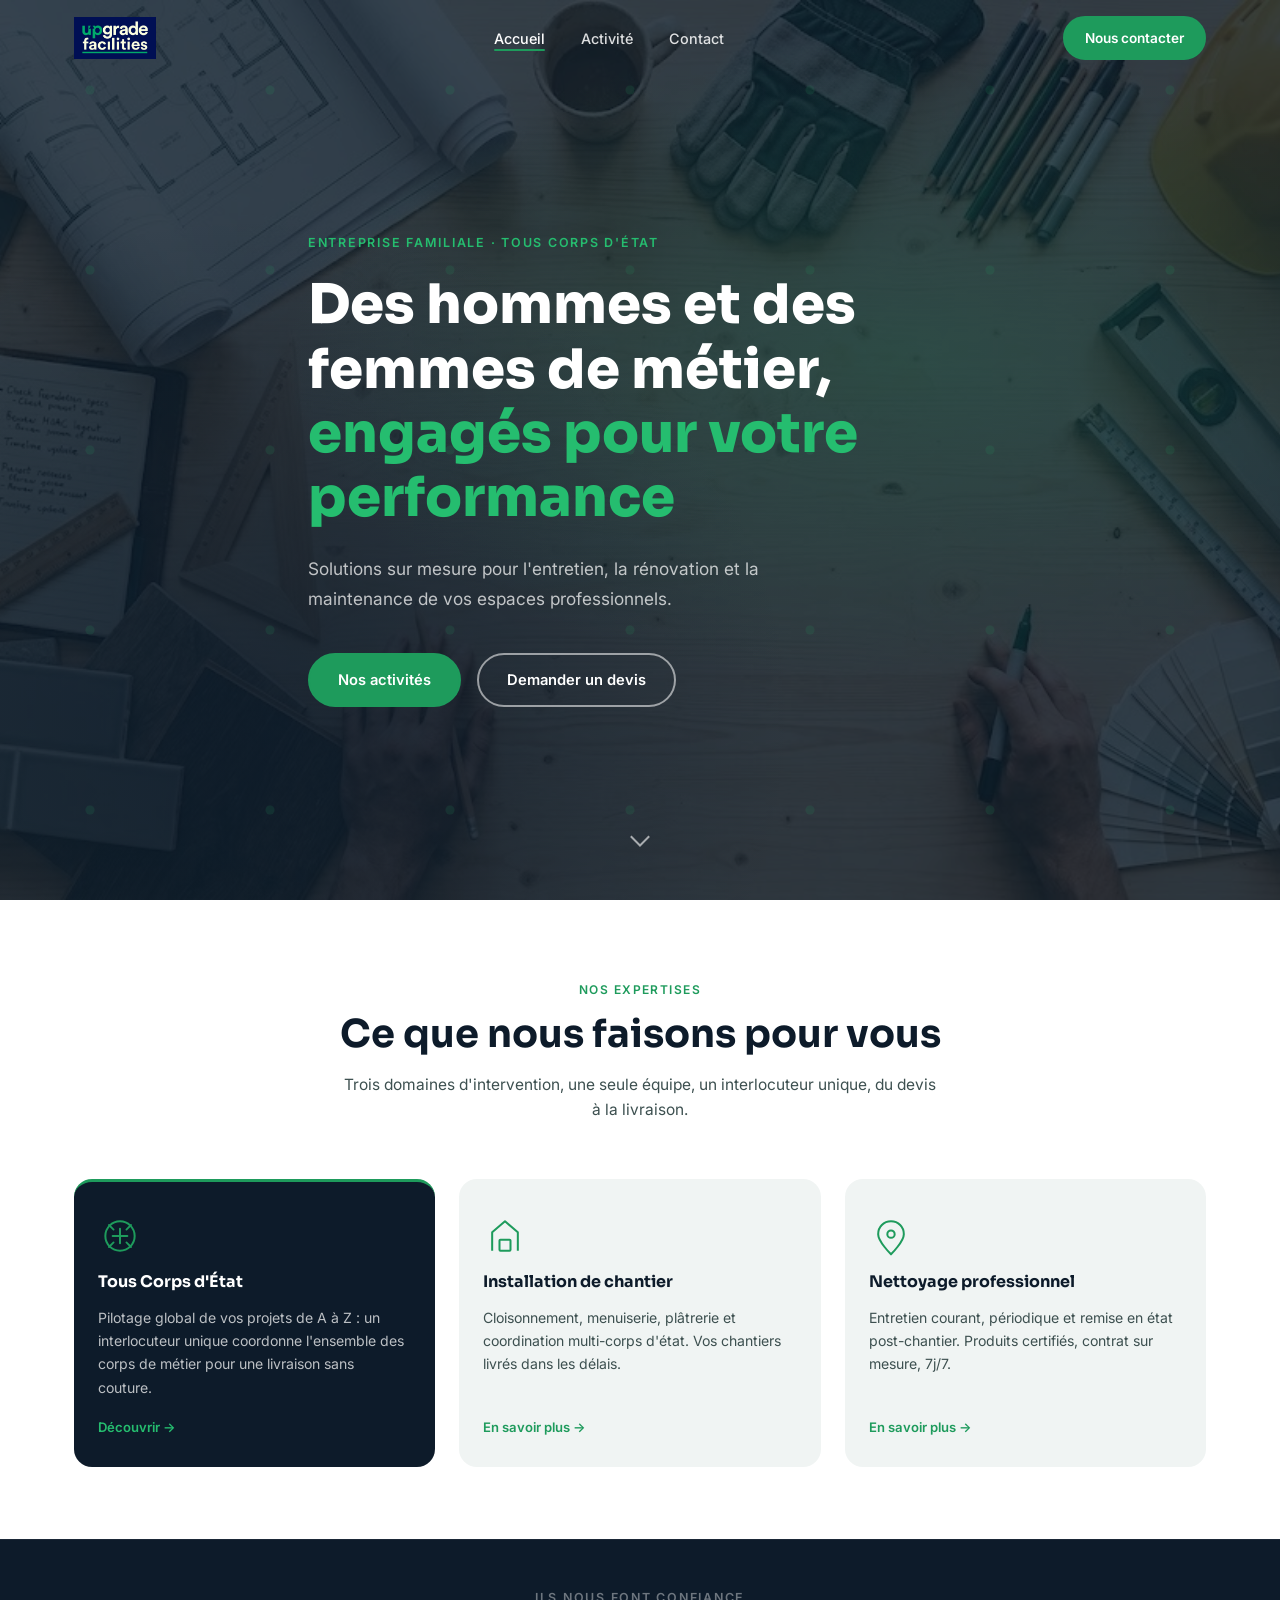
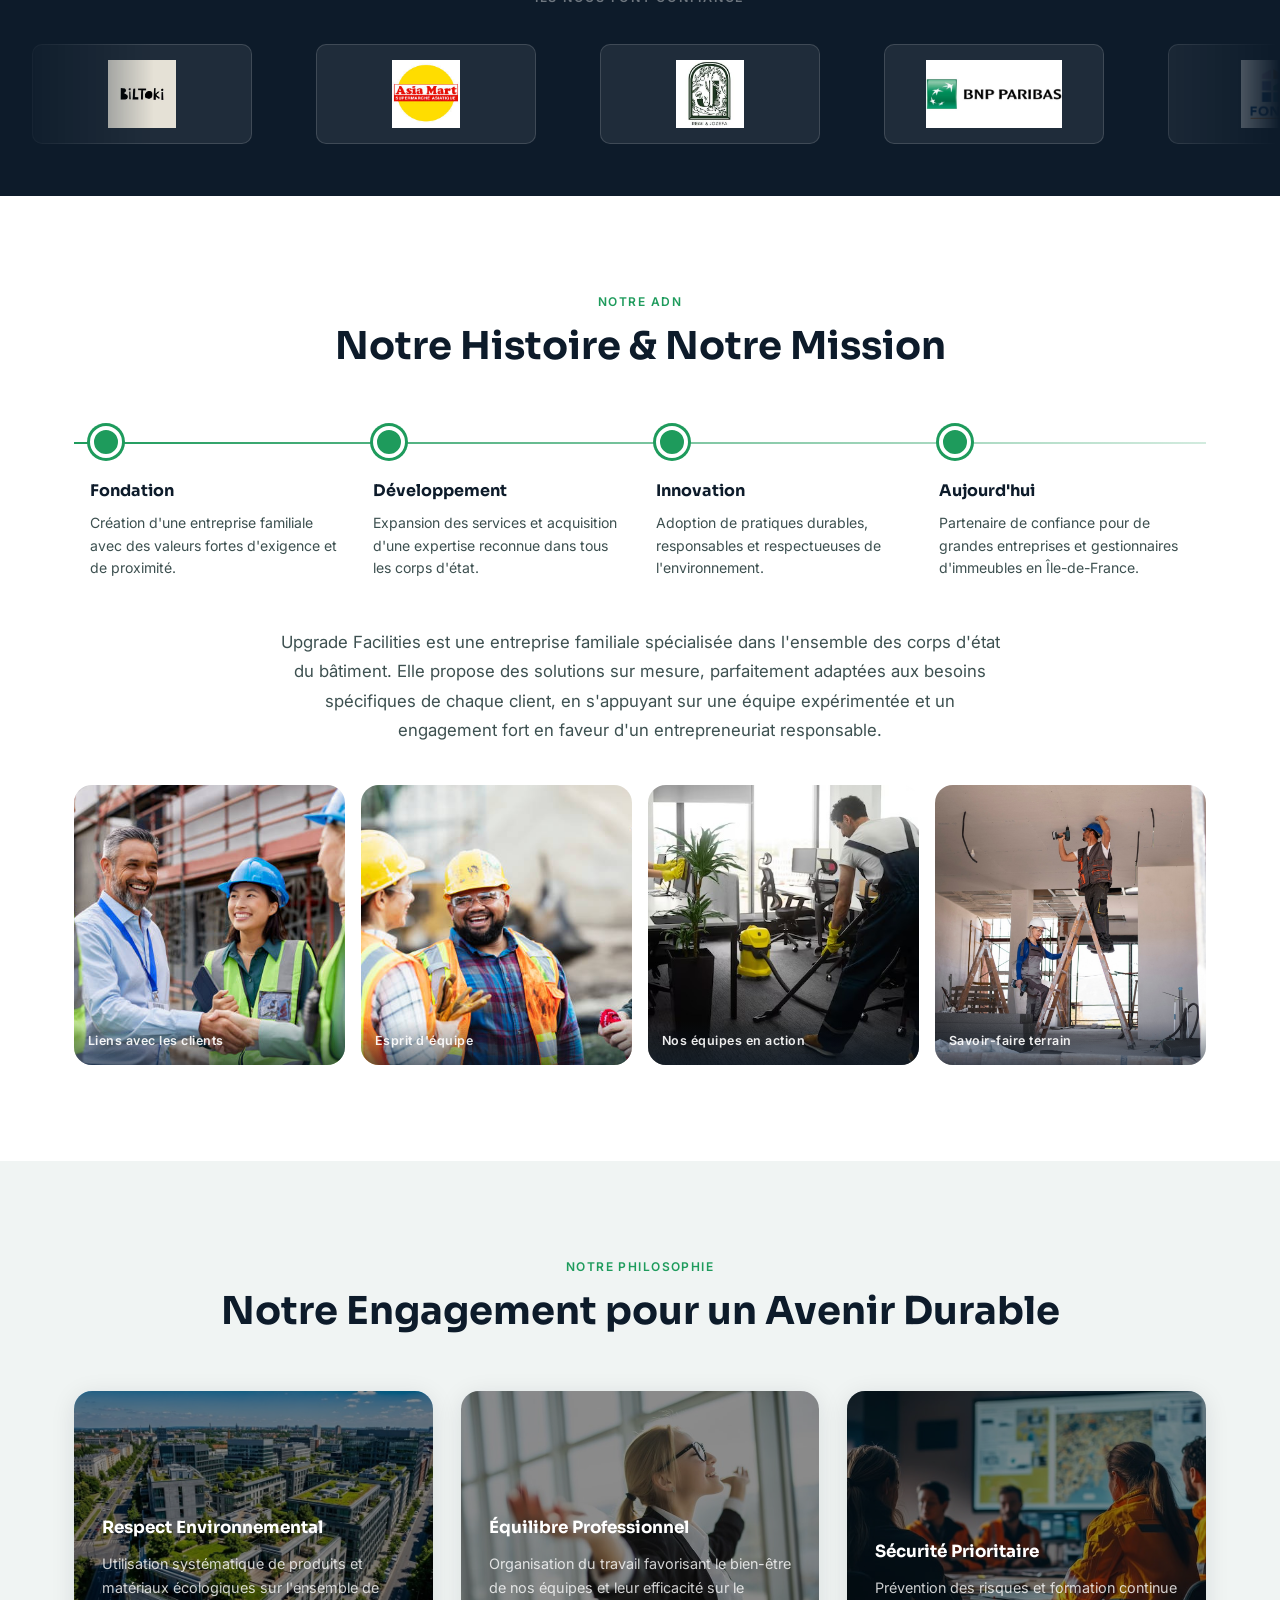
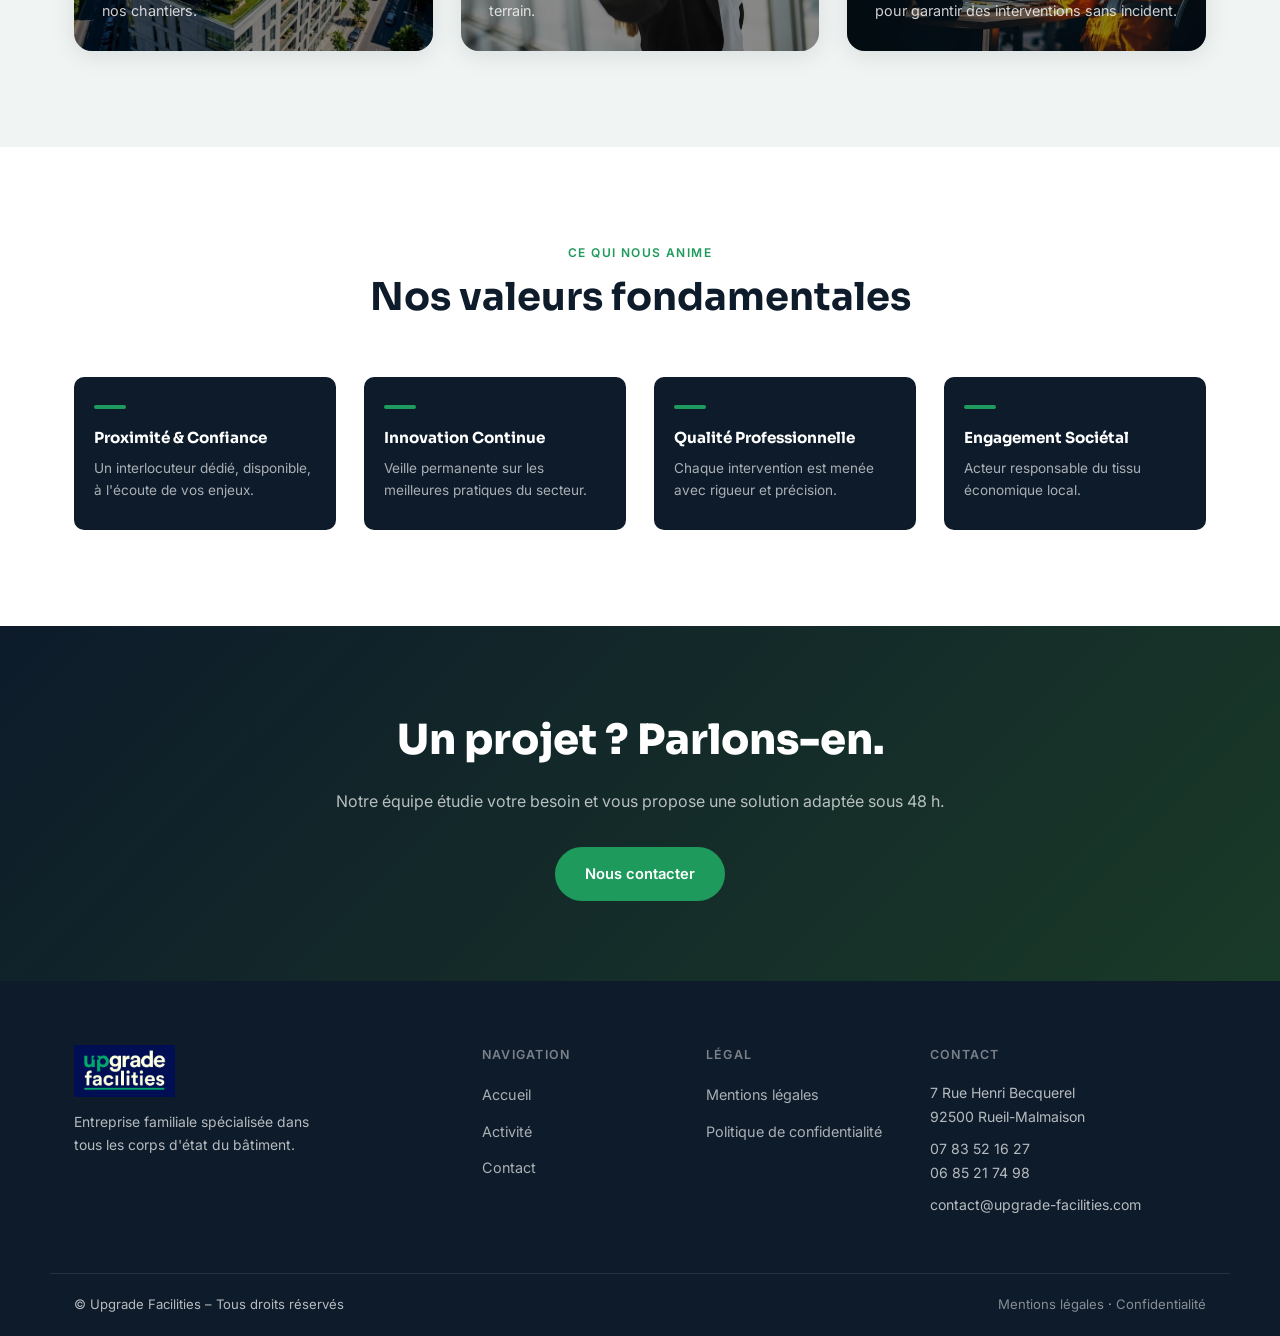
<file: index.html>
<!DOCTYPE html>
<html lang="fr">
<head>
  <meta charset="UTF-8" />
  <meta name="viewport" content="width=device-width, initial-scale=1.0" />
  <title>Upgrade Facilities</title>
  <link rel="stylesheet" href="style.css" />
  <link rel="preconnect" href="https://fonts.googleapis.com" />
  <link rel="preconnect" href="https://fonts.gstatic.com" crossorigin />
  <link href="https://fonts.googleapis.com/css2?family=Inter:wght@300;400;500;600;700&family=Sora:wght@600;700;800&display=swap" rel="stylesheet" />
</head>
<body>

  <!-- ══ NAVBAR ══ -->
  <nav id="navbar">
    <div class="nav-inner">
      <a href="index.html" class="nav-logo">
        <img src="img/uf.png" alt="Upgrade Facilities" />
      </a>
      <ul class="nav-links">
        <li><a href="index.html" class="active">Accueil</a></li>
        <li><a href="activite.html">Activité</a></li>
        <li><a href="contact.html">Contact</a></li>
      </ul>
      <a href="contact.html" class="btn-nav">Nous contacter</a>
      <button id="hamburger" aria-label="Menu" aria-expanded="false">
        <span></span><span></span><span></span>
      </button>
    </div>
    <div id="mobileMenu">
      <a href="index.html" class="mobile-link active">Accueil</a>
      <a href="activite.html" class="mobile-link">Activité</a>
      <a href="contact.html" class="mobile-link">Contacts</a>
      <a href="contact.html" class="cta-mobile">Nous contacter</a>
    </div>
  </nav>

  <!-- ══ HERO ══ -->
  <header class="hero hero--photo">
    <div class="hero-bg-img" style="background-image:url('img/fond_chantier.jpeg')"></div>
    <div class="hero-overlay"></div>
    <div class="hero-content fade-in">
      <p class="hero-eyebrow">Entreprise familiale · Tous corps d'état</p>
      <h1>Des hommes et des femmes de métier,<br><span class="accent">engagés pour votre performance</span></h1>
      <p class="hero-sub">Solutions sur mesure pour l'entretien, la rénovation et la maintenance de vos espaces professionnels.</p>
      <div class="hero-ctas">
        <a href="activite.html" class="btn-primary">Nos activités</a>
        <a href="contact.html" class="btn-outline">Demander un devis</a>
      </div>
    </div>
    <a href="#gallery-section" class="hero-scroll-hint" aria-label="Découvrir la suite">
      <span></span>
    </a>
  </header>

  <!-- ══ RÉSUMÉ DES SERVICES ══ -->
  <section class="services-intro" id="services">
    <div class="container">
      <div class="section-header fade-in">
        <p class="eyebrow">Nos expertises</p>
        <h2>Ce que nous faisons pour vous</h2>
        <p class="section-sub">Trois domaines d'intervention, une seule équipe, un interlocuteur unique, du devis à la livraison.</p>
      </div>
      <div class="services-intro-grid fade-in">

        <div class="service-card service-card--tce">
          <div class="service-card-icon">
            <svg viewBox="0 0 48 48" fill="none" xmlns="http://www.w3.org/2000/svg">
              <circle cx="24" cy="24" r="16" stroke="currentColor" stroke-width="2.2"/>
              <path d="M16 24h16M24 16v16" stroke="currentColor" stroke-width="2.2" stroke-linecap="round"/>
              <path d="M12 12l5 5M36 12l-5 5M12 36l5-5M36 36l-5-5" stroke="currentColor" stroke-width="2" stroke-linecap="round"/>
            </svg>
          </div>
          <h4>Tous Corps d'État</h4>
          <p>Pilotage global de vos projets de A à Z : un interlocuteur unique coordonne l'ensemble des corps de métier pour une livraison sans couture.</p>
          <a href="activite.html#act-chantier" class="service-card-link">Découvrir →</a>
        </div>

        <div class="service-card">
          <div class="service-card-icon">
            <svg viewBox="0 0 48 48" fill="none" xmlns="http://www.w3.org/2000/svg">
              <path d="M10 40V20L24 8l14 12v20" stroke="currentColor" stroke-width="2.2" stroke-linejoin="round"/>
              <rect x="18" y="28" width="12" height="12" rx="1" stroke="currentColor" stroke-width="2.2"/>
            </svg>
          </div>
          <h4>Installation de chantier</h4>
          <p>Cloisonnement, menuiserie, plâtrerie et coordination multi-corps d'état. Vos chantiers livrés dans les délais.</p>
          <a href="activite.html#act-chantier" class="service-card-link">En savoir plus →</a>
        </div>

        <div class="service-card">
          <div class="service-card-icon">
            <svg viewBox="0 0 48 48" fill="none" xmlns="http://www.w3.org/2000/svg">
              <path d="M24 8c-8 0-14 6-14 14 0 8 14 22 14 22s14-14 14-22c0-8-6-14-14-14z" stroke="currentColor" stroke-width="2.2" stroke-linejoin="round"/>
              <circle cx="24" cy="22" r="4" stroke="currentColor" stroke-width="2.2"/>
            </svg>
          </div>
          <h4>Nettoyage professionnel</h4>
          <p>Entretien courant, périodique et remise en état post-chantier. Produits certifiés, contrat sur mesure, 7j/7.</p>
          <a href="activite.html#act-nettoyage" class="service-card-link">En savoir plus →</a>
        </div>

      </div>
    </div>
  </section>

  <!-- ══ ILS NOUS FONT CONFIANCE — LOGO TICKER ══ -->
  <section class="clients-section" id="references" aria-label="Références clients">
    <div class="container">
      <p class="trust-label fade-in">Ils nous font confiance</p>
    </div>
    <div class="logo-ticker-wrapper" aria-hidden="true">
      <div class="logo-ticker-track">
        <figure class="logo-ticker-item"><img src="img/logo_biltoki.jpg" alt="Biltoki" /></figure>
        <figure class="logo-ticker-item"><img src="img/logo_asia_mart.jpg" alt="Asia Mart" /></figure>
        <figure class="logo-ticker-item"><img src="img/logo_remi_et_jozefa.jpg" alt="Rémi & Jozefa" /></figure>
        <figure class="logo-ticker-item"><img src="img/logo_bnp_paribas.jpg" alt="BNP Paribas" /></figure>
        <figure class="logo-ticker-item"><img src="img/logo_foncia.png" alt="Foncia" /></figure>
        <figure class="logo-ticker-item"><img src="img/logo_bleecker.png" alt="Bleecker" /></figure>
        <figure class="logo-ticker-item"><img src="img/logo_logicor.jpg" alt="Logicor" /></figure>
        <!-- Duplicate set for seamless loop -->
        <figure class="logo-ticker-item"><img src="img/logo_biltoki.jpg" alt="" /></figure>
        <figure class="logo-ticker-item"><img src="img/logo_asia_mart.jpg" alt="" /></figure>
        <figure class="logo-ticker-item"><img src="img/logo_remi_et_jozefa.jpg" alt="" /></figure>
        <figure class="logo-ticker-item"><img src="img/logo_bnp_paribas.jpg" alt="" /></figure>
        <figure class="logo-ticker-item"><img src="img/logo_foncia.png" alt="" /></figure>
        <figure class="logo-ticker-item"><img src="img/logo_bleecker.png" alt="" /></figure>
        <figure class="logo-ticker-item"><img src="img/logo_logicor.jpg" alt="" /></figure>
      </div>
    </div>
  </section>

  <!-- ══ HISTOIRE & MISSION ══ -->
  <section class="section about" id="about">
    <div class="container">
      <div class="section-header fade-in">
        <p class="eyebrow">Notre ADN</p>
        <h2>Notre Histoire &amp; Notre Mission</h2>
      </div>
      <div class="timeline fade-in">
        <div class="timeline-item">
          <div class="timeline-dot"></div>
          <div class="timeline-body">
            <h4>Fondation</h4>
            <p>Création d'une entreprise familiale avec des valeurs fortes d'exigence et de proximité.</p>
          </div>
        </div>
        <div class="timeline-item">
          <div class="timeline-dot"></div>
          <div class="timeline-body">
            <h4>Développement</h4>
            <p>Expansion des services et acquisition d'une expertise reconnue dans tous les corps d'état.</p>
          </div>
        </div>
        <div class="timeline-item">
          <div class="timeline-dot"></div>
          <div class="timeline-body">
            <h4>Innovation</h4>
            <p>Adoption de pratiques durables, responsables et respectueuses de l'environnement.</p>
          </div>
        </div>
        <div class="timeline-item">
          <div class="timeline-dot"></div>
          <div class="timeline-body">
            <h4>Aujourd'hui</h4>
            <p>Partenaire de confiance pour de grandes entreprises et gestionnaires d'immeubles en Île-de-France.</p>
          </div>
        </div>
      </div>
      <div class="about-text fade-in">
        <p>Upgrade Facilities est une entreprise familiale spécialisée dans l'ensemble des corps d'état du bâtiment. Elle propose des solutions sur mesure, parfaitement adaptées aux besoins spécifiques de chaque client, en s'appuyant sur une équipe expérimentée et un engagement fort en faveur d'un entrepreneuriat responsable.</p>
      </div>

      <!-- Galerie humaine — 4 photos -->
      <div class="team-gallery-grid fade-in">
        <figure class="team-gallery-img">
          <img src="img/chef_projet_souriant.jpg" alt="Professionnel souriant en tenue professionnelle" loading="lazy" />
          <figcaption>Liens avec les clients</figcaption>
        </figure>
        <figure class="team-gallery-img">
          <img src="img/chantier_sourire.jpg" alt="Deux collègues souriants en train d'échanger au bureau" loading="lazy" />
          <figcaption>Esprit d'équipe</figcaption>
        </figure>
        <figure class="team-gallery-img">
          <img src="img/nettoyage_pro2.jpg" alt="Équipe de professionnels souriants dans un espace de travail moderne" loading="lazy" />
          <figcaption>Nos équipes en action</figcaption>
        </figure>
        <figure class="team-gallery-img">
          <img src="img/chantier_insta.jpeg" alt="Chantier professionnel Upgrade Facilities en cours d'installation" loading="lazy" />
          <figcaption>Savoir-faire terrain</figcaption>
        </figure>
      </div>
    </div>
  </section>

  <!-- ══ ENGAGEMENT DURABLE ══ -->
  <section class="section engagement" id="engagement">
    <div class="container">
      <div class="section-header fade-in">
        <p class="eyebrow">Notre philosophie</p>
        <h2>Notre Engagement pour un Avenir Durable</h2>
      </div>
      <div class="engage-grid fade-in">
        <div class="engage-card">
          <div class="engage-illus">
            <img src="img\bat_vert.jpeg"" alt="Respect environnemental" loading="lazy" />
          </div>
          <h4>Respect Environnemental</h4>
          <p>Utilisation systématique de produits et matériaux écologiques sur l'ensemble de nos chantiers.</p>
        </div>
        <div class="engage-card">
          <div class="engage-illus">
            <img src="img\vivre.jpeg" alt="Équilibre professionnel" loading="lazy" />
          </div>
          <h4>Équilibre Professionnel</h4>
          <p>Organisation du travail favorisant le bien-être de nos équipes et leur efficacité sur le terrain.</p>
        </div>
        <div class="engage-card">
          <div class="engage-illus">
            <img src="img\securite_reunion.jpeg" alt="Sécurité prioritaire" loading="lazy" />
          </div>
          <h4>Sécurité Prioritaire</h4>
          <p>Prévention des risques et formation continue pour garantir des interventions sans incident.</p>
        </div>
      </div>
    </div>
  </section>

  <!-- ══ VALEURS ══ -->
  <section class="section valeurs" id="valeurs">
    <div class="container">
      <div class="section-header fade-in">
        <p class="eyebrow">Ce qui nous anime</p>
        <h2>Nos valeurs fondamentales</h2>
      </div>
      <div class="valeurs-grid fade-in">
        <div class="valeur-item">
          <h4>Proximité &amp; Confiance</h4>
          <p>Un interlocuteur dédié, disponible, à l'écoute de vos enjeux.</p>
        </div>
        <div class="valeur-item">
          <h4>Innovation Continue</h4>
          <p>Veille permanente sur les meilleures pratiques du secteur.</p>
        </div>
        <div class="valeur-item">
          <h4>Qualité Professionnelle</h4>
          <p>Chaque intervention est menée avec rigueur et précision.</p>
        </div>
        <div class="valeur-item">
          <h4>Engagement Sociétal</h4>
          <p>Acteur responsable du tissu économique local.</p>
        </div>
      </div>
    </div>
  </section>

  <!-- ══ CTA BANDE ══ -->
  <section class="cta-band fade-in">
    <div class="container">
      <h2>Un projet ? Parlons-en.</h2>
      <p>Notre équipe étudie votre besoin et vous propose une solution adaptée sous 48 h.</p>
      <a href="contact.html" class="btn-primary">Nous contacter</a>
    </div>
  </section>

  <!-- ══ FOOTER ══ -->
  <footer class="footer">
    <div class="container footer-inner">
      <div class="footer-brand">
        <img src="img/uf.png" alt="Upgrade Facilities" class="footer-logo" />
        <p>Entreprise familiale spécialisée dans tous les corps d'état du bâtiment.</p>
      </div>
      <div class="footer-links">
        <h5>Navigation</h5>
        <ul>
          <li><a href="index.html">Accueil</a></li>
          <li><a href="activite.html">Activité</a></li>
          <li><a href="contact.html">Contact</a></li>
        </ul>
      </div>
      <div class="footer-links">
        <h5>Légal</h5>
        <ul>
          <li><a href="mentions-legales.html">Mentions légales</a></li>
          <li><a href="politique-confidentialite.html">Politique de confidentialité</a></li>
        </ul>
      </div>
      <div class="footer-contact">
        <h5>Contact</h5>
        <p>7 Rue Henri Becquerel<br>92500 Rueil-Malmaison</p>
        <p><a href="tel:0783521627">07 83 52 16 27</a><br>
           <a href="tel:0685217498">06 85 21 74 98</a></p>
        <p><a href="mailto:contact@upgrade-facilities.com">contact@upgrade-facilities.com</a></p>
      </div>
    </div>
    <div class="footer-bottom">
      <p>© Upgrade Facilities – Tous droits réservés</p>
      <p><a href="mentions-legales.html">Mentions légales</a> · <a href="politique-confidentialite.html">Confidentialité</a></p>
    </div>
  </footer>

  <script src="script.js"></script>
</body>
</html>
</file>
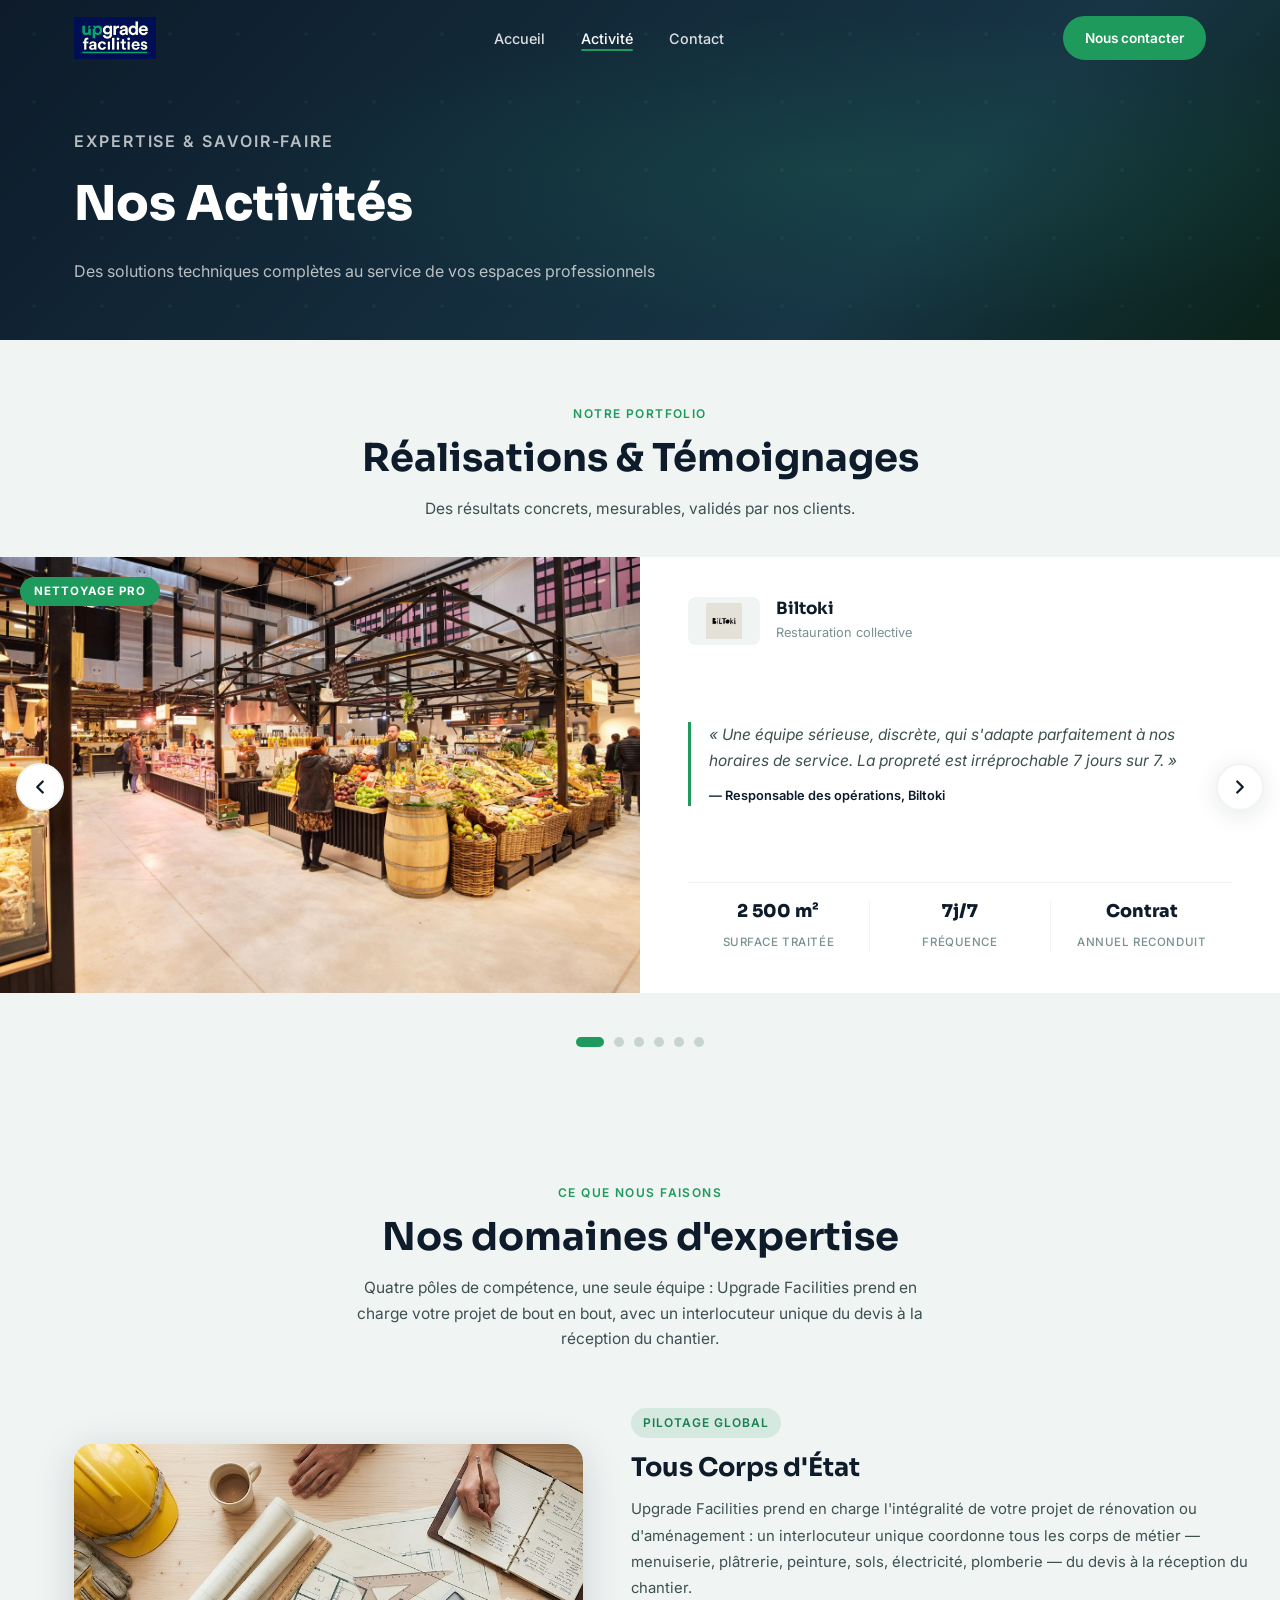
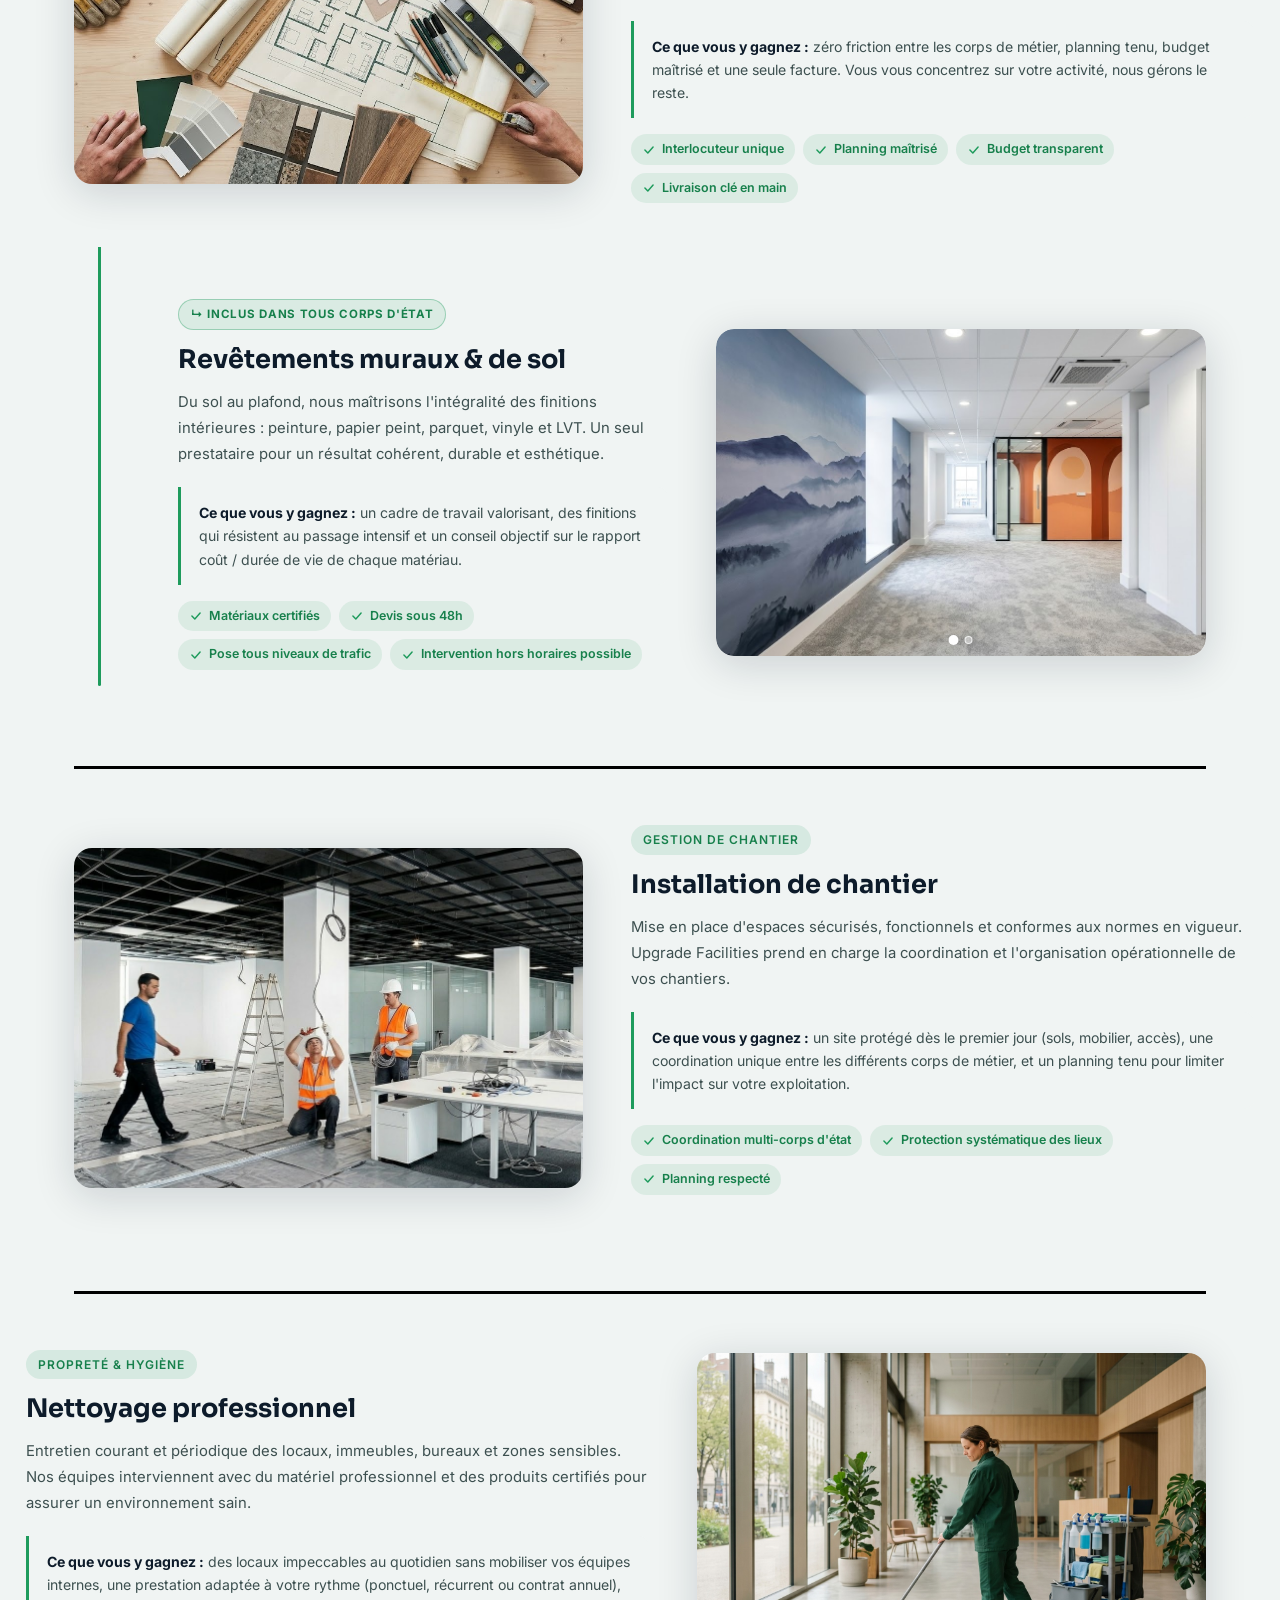
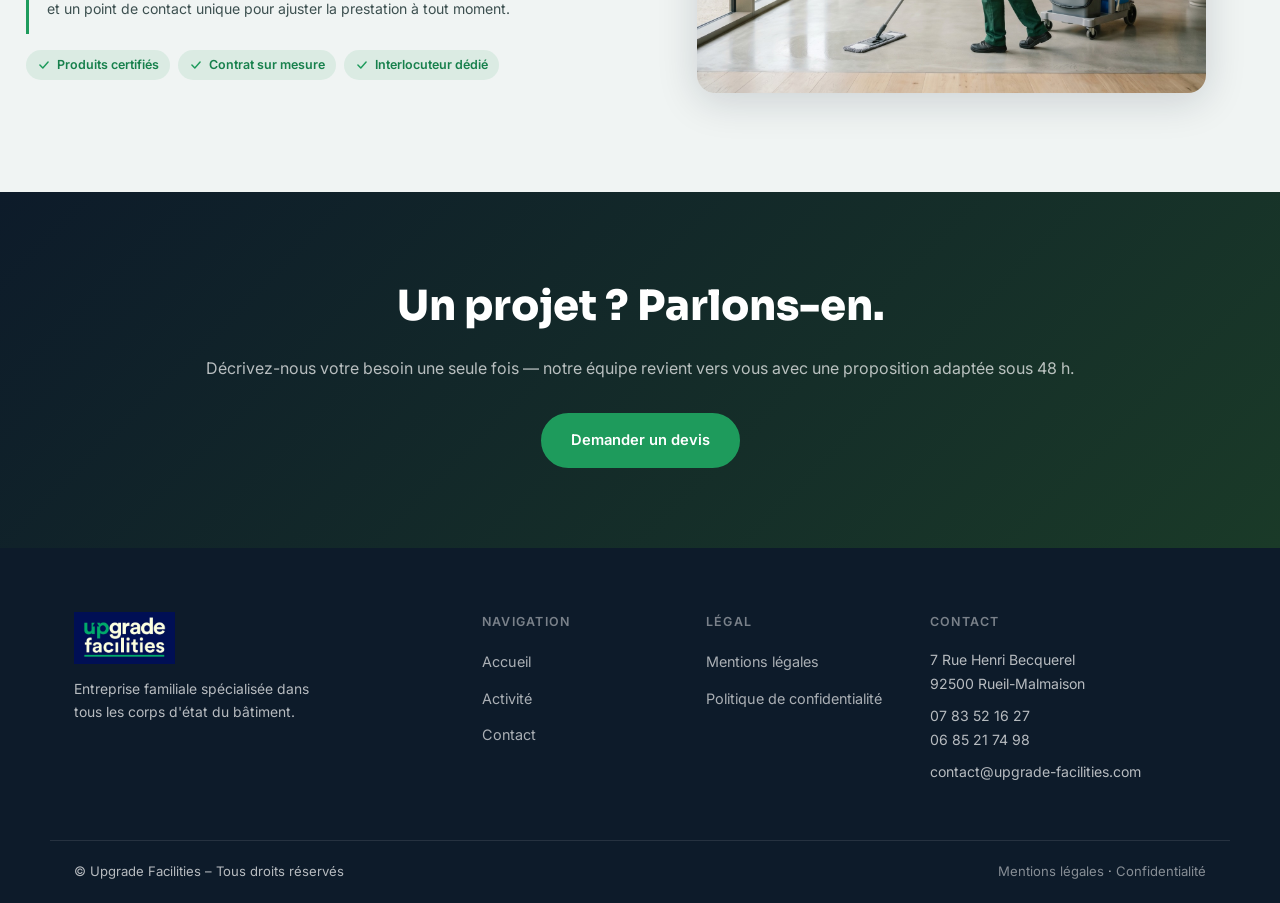
<file: activite.html>
<!DOCTYPE html>
<html lang="fr">
<head>
  <meta charset="UTF-8" />
  <meta name="viewport" content="width=device-width, initial-scale=1.0" />
  <title>Nos Activités – Upgrade Facilities</title>
  <link rel="stylesheet" href="style.css" />
  <link rel="preconnect" href="https://fonts.googleapis.com" />
  <link rel="preconnect" href="https://fonts.gstatic.com" crossorigin />
  <link href="https://fonts.googleapis.com/css2?family=Inter:wght@300;400;500;600;700&family=Sora:wght@600;700;800&display=swap" rel="stylesheet" />
</head>
<body>

  <!-- ══ NAVBAR ══ -->
  <nav id="navbar">
    <div class="nav-inner">
      <a href="index.html" class="nav-logo">
        <img src="img/uf.png" alt="Upgrade Facilities" />
      </a>
      <ul class="nav-links">
        <li><a href="index.html">Accueil</a></li>
        <li><a href="activite.html" class="active">Activité</a></li>
        <li><a href="contact.html">Contact</a></li>
      </ul>
      <a href="contact.html" class="btn-nav">Nous contacter</a>
      <button id="hamburger" aria-label="Menu" aria-expanded="false">
        <span></span><span></span><span></span>
      </button>
    </div>
    <div id="mobileMenu">
      <a href="index.html" class="mobile-link">Accueil</a>
      <a href="activite.html" class="mobile-link active">Activité</a>
      <a href="contact.html" class="mobile-link">Contacts</a>
      <a href="contact.html" class="cta-mobile">Nous contacter</a>
    </div>
  </nav>

  <!-- ══ PAGE HERO ══ -->
  <header class="page-hero">
    <div class="page-hero-overlay"></div> 
    <div class="page-hero-content fade-in">
      <p class="eyebrow">Expertise &amp; Savoir-faire</p>
      <h1>Nos Activités</h1>
      <p>Des solutions techniques complètes au service de vos espaces professionnels</p>
    </div>
  </header>

  <!-- ══ CARROUSEL RÉALISATIONS & AVIS ══ (EN PREMIER) -->
  <section class="realisations-section" id="realisations" aria-label="Nos réalisations clients">
    <div class="container">
      <div class="section-header fade-in">
        <p class="eyebrow">Notre portfolio</p>
        <h2>Réalisations &amp; Témoignages</h2>
        <p class="section-sub">Des résultats concrets, mesurables, validés par nos clients.</p>
      </div>
    </div>

    <!-- Slider -->
    <div class="realisation-slider-outer fade-in">
      <div class="realisation-viewport" id="realisationViewport">
        <div class="realisation-track" id="realisationTrack">

          <!-- SLIDE 1 — Biltoki -->
          <article class="realisation-card">
            <figure class="realisation-img">
              <img src="img/biltoki_service.jpg" alt="Salle de restauration Biltoki entretenue par Upgrade Facilities" loading="lazy" />
              <span class="realisation-badge realisation-badge--clean">Nettoyage Pro</span>
            </figure>
            <div class="realisation-body">
              <div class="realisation-client">
                <div class="realisation-client-logo">
                  <img src="img/logo_biltoki.jpg" alt="Logo Biltoki" />
                </div>
                <div>
                  <p class="realisation-client-name">Biltoki</p>
                  <p class="realisation-client-type">Restauration collective</p>
                </div>
              </div>
              <blockquote class="realisation-quote">
                <p>« Une équipe sérieuse, discrète, qui s'adapte parfaitement à nos horaires de service. La propreté est irréprochable 7 jours sur 7. »</p>
                <footer>— Responsable des opérations, Biltoki</footer>
              </blockquote>
              <ul class="realisation-kpis">
                <li><strong>2 500 m²</strong><span>Surface traitée</span></li>
                <li><strong>7j/7</strong><span>Fréquence</span></li>
                <li><strong>Contrat</strong><span>Annuel reconduit</span></li>
              </ul>
            </div>
          </article>

          <!-- SLIDE 2 — Asia Mart -->
          <article class="realisation-card">
            <figure class="realisation-img">
              <img src="img/asia_mart4.jpeg" alt="Rayons supermarché Asia Mart avec sols brillants entretenus par Upgrade Facilities" loading="lazy" />
              <span class="realisation-badge realisation-badge--clean">Nettoyage Pro</span>
            </figure>
            <div class="realisation-body">
              <div class="realisation-client">
                <div class="realisation-client-logo">
                  <img src="img/logo_asia_mart.jpg" alt="Logo Asia Mart" />
                </div>
                <div>
                  <p class="realisation-client-name">Asia Mart</p>
                  <p class="realisation-client-type">Grande distribution</p>
                </div>
              </div>
              <blockquote class="realisation-quote">
                <p>« Nos sols gardent un éclat impeccable malgré un flux de clientèle très dense. Upgrade Facilities répond toujours présent. »</p>
                <footer>— Directeur de site, Asia Mart</footer>
              </blockquote>
              <ul class="realisation-kpis">
                <li><strong>Haute brillance</strong><span>Traitement sols</span></li>
                <li><strong>Dense</strong><span>Flux quotidien</span></li>
                <li><strong>Réactif</strong><span>Sous 24h</span></li>
              </ul>
            </div>
          </article>

          <!-- SLIDE 3 — Rémi & Jozefa -->
          <article class="realisation-card">
            <figure class="realisation-img">
              <img src="img\remi_jozefa2.jpeg" alt="Boutique artisanale Rémi et Jozefa entretenue par Upgrade Facilities" loading="lazy" />
              <span class="realisation-badge realisation-badge--clean">Nettoyage Pro</span>
            </figure>
            <div class="realisation-body">
              <div class="realisation-client">
                <div class="realisation-client-logo">
                  <img src="img/logo_remi_et_jozefa.jpg" alt="Logo Rémi & Jozefa" />
                </div>
                <div>
                  <p class="realisation-client-name">Rémi &amp; Jozefa</p>
                  <p class="realisation-client-type">Commerce de bouche</p>
                </div>
              </div>
              <blockquote class="realisation-quote">
                <p>« Discrétion totale, respect de nos espaces et de notre clientèle. Exactement ce qu'on attendait d'un prestataire de nettoyage. »</p>
                <footer>— Gérante, Rémi &amp; Jozefa</footer>
              </blockquote>
              <ul class="realisation-kpis">
                <li><strong>Discret</strong><span>Hors heures d'ouverture</span></li>
                <li><strong>Bio certifié</strong><span>Produits alimentaires</span></li>
                <li><strong>Fidèle</strong><span>Long terme</span></li>
              </ul>
            </div>
          </article>

          <!-- SLIDE 4 — BNP Paribas -->
          <article class="realisation-card">
            <figure class="realisation-img">
              <img src="img/interieur_bnp_parisbas.jpg" alt="Bureaux BNP Paribas rénovés par Upgrade Facilities — plateau de 450 m²" loading="lazy" />
              <span class="realisation-badge realisation-badge--travaux">Travaux</span>
            </figure>
            <div class="realisation-body">
              <div class="realisation-client">
                <div class="realisation-client-logo">
                  <img src="img/logo_bnp_paribas.jpg" alt="Logo BNP Paribas" />
                </div>
                <div>
                  <p class="realisation-client-name">BNP Paribas</p>
                  <p class="realisation-client-type">Secteur bancaire</p>
                </div>
              </div>
              <blockquote class="realisation-quote">
                <p>« Chantier livré dans les délais, sans aucune surprise. La qualité des finitions répond parfaitement aux exigences de notre groupe. »</p>
                <footer>— Responsable Facilities, BNP Paribas</footer>
              </blockquote>
              <ul class="realisation-kpis">
                <li><strong>450 m²</strong><span>Surface rénovée</span></li>
                <li><strong>0 retard</strong><span>Livraison conforme</span></li>
                <li><strong>Multi-corps</strong><span>Sol + Murs + Plâtrerie</span></li>
              </ul>
            </div>
          </article>

          <!-- SLIDE 5 — Foncia -->
          <article class="realisation-card">
            <figure class="realisation-img">
              <img src="img/foncia_locaux.jpg" alt="Hall de résidence Foncia entretenu par Upgrade Facilities" loading="lazy" />
              <span class="realisation-badge realisation-badge--travaux">Travaux</span>
            </figure>
            <div class="realisation-body">
              <div class="realisation-client">
                <div class="realisation-client-logo">
                  <img src="img/logo_foncia.png" alt="Logo Foncia" />
                </div>
                <div>
                  <p class="realisation-client-name">Foncia</p>
                  <p class="realisation-client-type">Gestion immobilière</p>
                </div>
              </div>
              <blockquote class="realisation-quote">
                <p>« Upgrade Facilities gère 14 de nos résidences avec une réactivité exemplaire. Le lien de confiance est établi depuis le premier chantier. »</p>
                <footer>— Syndic de copropriété, Foncia</footer>
              </blockquote>
              <ul class="realisation-kpis">
                <li><strong>14</strong><span>Résidences gérées</span></li>
                <li><strong>24h</strong><span>Réactivité garantie</span></li>
                <li><strong>Contrat</strong><span>Multi-sites actif</span></li>
              </ul>
            </div>
          </article>

          <!-- SLIDE 6 — Logicor  -->
          <article class="realisation-card">
            <figure class="realisation-img">
              <img src="img/logicor_locaux.png" alt="Plateau tertiaire Logicor Bleecker aménagé par Upgrade Facilities — 3000 m²" loading="lazy" />
              <span class="realisation-badge realisation-badge--travaux">Travaux</span>
            </figure>
            <div class="realisation-body">
              <div class="realisation-client">
                <div class="realisation-client-logo realisation-client-logo--duo">
                  <img src="img/logo_logicor.jpg" alt="Logo Logicor" />
                </div>
                <div>
                  <p class="realisation-client-name">Logicor</p>
                  <p class="realisation-client-type">Immobilier tertiaire</p>
                </div>
              </div>
              <blockquote class="realisation-quote">
                <p>« Un interlocuteur unique pour l'ensemble du plateau. Maîtrise du planning, qualité constante sur 3 000 m² — un partenaire fiable. »</p>
                <footer>— Asset Manager, Logicor</footer>
              </blockquote>
              <ul class="realisation-kpis">
                <li><strong>3 000 m²</strong><span>Plateaux tertiaires</span></li>
                <li><strong>1 contact</strong><span>Interlocuteur unique</span></li>
                <li><strong>Livré</strong><span>Dans le délai prévu</span></li>
              </ul>
            </div>
          </article>

        </div><!-- /realisation-track -->
      </div><!-- /realisation-viewport -->

      <button class="slider-arrow slider-arrow--prev" id="sliderPrev" aria-label="Précédent">
        <svg viewBox="0 0 24 24" fill="none"><path d="M15 18l-6-6 6-6" stroke="currentColor" stroke-width="2.5" stroke-linecap="round" stroke-linejoin="round"/></svg>
      </button>
      <button class="slider-arrow slider-arrow--next" id="sliderNext" aria-label="Suivant">
        <svg viewBox="0 0 24 24" fill="none"><path d="M9 18l6-6-6-6" stroke="currentColor" stroke-width="2.5" stroke-linecap="round" stroke-linejoin="round"/></svg>
      </button>
    </div>

    <div class="slider-dots" id="sliderDots" role="tablist" aria-label="Navigation du carrousel"></div>
  </section>

  <!-- ══ ACTIVITÉS PRINCIPALES ══ -->
  <section class="section activities" id="activites">
    <div class="container">
      <div class="section-header fade-in">
        <p class="eyebrow">Ce que nous faisons</p>
        <h2>Nos domaines d'expertise</h2>
        <p class="section-sub">Quatre pôles de compétence, une seule équipe : Upgrade Facilities prend en charge votre projet de bout en bout, avec un interlocuteur unique du devis à la réception du chantier.</p>
      </div>

      <!-- Groupe TCE parent + enfant Revêtements -->
      <div class="tce-parent-wrapper">

        <!-- Activité 1 — TCE (Tous Corps d'État) — bloc PARENT -->
        <div class="activity-block fade-in" id="act-muraux">
          <div class="activity-img">
            <img src="img/TCE_image.jpeg" alt="Revêtements muraux et de sol professionnels par Upgrade Facilities" loading="lazy" />
          </div>
          <div class="activity-content">
            <span class="activity-tag">Pilotage global</span>
            <h3>Tous Corps d'État</h3>
            <p>Upgrade Facilities prend en charge l'intégralité de votre projet de rénovation ou d'aménagement : un interlocuteur unique coordonne tous les corps de métier — menuiserie, plâtrerie, peinture, sols, électricité, plomberie — du devis à la réception du chantier.</p>
            <div class="activity-value">
              <p><strong>Ce que vous y gagnez :</strong> zéro friction entre les corps de métier, planning tenu, budget maîtrisé et une seule facture. Vous vous concentrez sur votre activité, nous gérons le reste.</p>
            </div>
            <div class="activity-benefits">
              <span class="benefit-badge"><svg viewBox="0 0 24 24" fill="none"><path d="M5 12l5 5L19 7" stroke="currentColor" stroke-width="2.5" stroke-linecap="round" stroke-linejoin="round"/></svg>Interlocuteur unique</span>
              <span class="benefit-badge"><svg viewBox="0 0 24 24" fill="none"><path d="M5 12l5 5L19 7" stroke="currentColor" stroke-width="2.5" stroke-linecap="round" stroke-linejoin="round"/></svg>Planning maîtrisé</span>
              <span class="benefit-badge"><svg viewBox="0 0 24 24" fill="none"><path d="M5 12l5 5L19 7" stroke="currentColor" stroke-width="2.5" stroke-linecap="round" stroke-linejoin="round"/></svg>Budget transparent</span>
              <span class="benefit-badge"><svg viewBox="0 0 24 24" fill="none"><path d="M5 12l5 5L19 7" stroke="currentColor" stroke-width="2.5" stroke-linecap="round" stroke-linejoin="round"/></svg>Livraison clé en main</span>
            </div>
          </div>
        </div>

        <!-- Fil conducteur : Revêtements = enfant de Tous Corps d'État -->
        <div class="tce-child-group">
          <div class="activity-block fade-in" id="act-tce">
            <div class="activity-img rev-slider-outer" id="revSliderOuter">
              <div class="rev-slider-viewport" id="revSliderViewport">
                <div class="rev-slider-track" id="revSliderTrack">
                  <img src="img/revetement_muraux2.jpeg" alt="Revêtements muraux professionnels par Upgrade Facilities" class="rev-slide" />
                  <img src="img\revetement_sol2.jpeg"         alt="Revêtements de sol professionnels par Upgrade Facilities"   class="rev-slide" loading="lazy" />
                </div>
              </div>
              <div class="rev-slider-dots" id="revSliderDots"></div>
            </div>
            <div class="activity-content">
              <span class="activity-tag activity-tag--child">↳ Inclus dans Tous corps d'état</span>
              <h3>Revêtements muraux &amp; de sol</h3>
              <p>Du sol au plafond, nous maîtrisons l'intégralité des finitions intérieures : peinture, papier peint, parquet, vinyle et LVT. Un seul prestataire pour un résultat cohérent, durable et esthétique.</p>
              <div class="activity-value">
                <p><strong>Ce que vous y gagnez :</strong> un cadre de travail valorisant, des finitions qui résistent au passage intensif et un conseil objectif sur le rapport coût / durée de vie de chaque matériau.</p>
              </div>
              <div class="activity-benefits">
                <span class="benefit-badge"><svg viewBox="0 0 24 24" fill="none"><path d="M5 12l5 5L19 7" stroke="currentColor" stroke-width="2.5" stroke-linecap="round" stroke-linejoin="round"/></svg>Matériaux certifiés</span>
                <span class="benefit-badge"><svg viewBox="0 0 24 24" fill="none"><path d="M5 12l5 5L19 7" stroke="currentColor" stroke-width="2.5" stroke-linecap="round" stroke-linejoin="round"/></svg>Devis sous 48h</span>
                <span class="benefit-badge"><svg viewBox="0 0 24 24" fill="none"><path d="M5 12l5 5L19 7" stroke="currentColor" stroke-width="2.5" stroke-linecap="round" stroke-linejoin="round"/></svg>Pose tous niveaux de trafic</span>
                <span class="benefit-badge"><svg viewBox="0 0 24 24" fill="none"><path d="M5 12l5 5L19 7" stroke="currentColor" stroke-width="2.5" stroke-linecap="round" stroke-linejoin="round"/></svg>Intervention hors horaires possible</span>
              </div>
            </div>
          </div>
        </div><!-- /tce-child-group -->

      </div><!-- /tce-parent-wrapper -->

      <hr class="activity-divider" />

      <!-- Activité 3 — Installation de chantier -->
      <div class="activity-block fade-in" id="act-chantier">
        <div class="activity-img">
          <img src="img/installation_chantier2.jpeg" alt="Installation et organisation de chantier professionnel par Upgrade Facilities" loading="lazy" />
        </div>
        <div class="activity-content">
          <span class="activity-tag">Gestion de chantier</span>
          <h3>Installation de chantier</h3>
          <p>Mise en place d'espaces sécurisés, fonctionnels et conformes aux normes en vigueur. Upgrade Facilities prend en charge la coordination et l'organisation opérationnelle de vos chantiers.</p>
          <div class="activity-value">
            <p><strong>Ce que vous y gagnez :</strong> un site protégé dès le premier jour (sols, mobilier, accès), une coordination unique entre les différents corps de métier, et un planning tenu pour limiter l'impact sur votre exploitation.</p>
          </div>
          <div class="activity-benefits">
            <span class="benefit-badge"><svg viewBox="0 0 24 24" fill="none"><path d="M5 12l5 5L19 7" stroke="currentColor" stroke-width="2.5" stroke-linecap="round" stroke-linejoin="round"/></svg>Coordination multi-corps d'état</span>
            <span class="benefit-badge"><svg viewBox="0 0 24 24" fill="none"><path d="M5 12l5 5L19 7" stroke="currentColor" stroke-width="2.5" stroke-linecap="round" stroke-linejoin="round"/></svg>Protection systématique des lieux</span>
            <span class="benefit-badge"><svg viewBox="0 0 24 24" fill="none"><path d="M5 12l5 5L19 7" stroke="currentColor" stroke-width="2.5" stroke-linecap="round" stroke-linejoin="round"/></svg>Planning respecté</span>
          </div>
        </div>
      </div>

      <hr class="activity-divider" />

      <!-- Activité 4 — Nettoyage professionnel -->
      <div class="activity-block activity-block--reverse fade-in" id="act-nettoyage">
        <div class="activity-img">
          <img src="img/agent_nettoyage.jpg" alt="Agent de nettoyage professionnel Upgrade Facilities en intervention dans des bureaux modernes" loading="lazy" />
        </div>
        <div class="activity-content">
          <span class="activity-tag">Propreté &amp; Hygiène</span>
          <h3>Nettoyage professionnel</h3>
          <p>Entretien courant et périodique des locaux, immeubles, bureaux et zones sensibles. Nos équipes interviennent avec du matériel professionnel et des produits certifiés pour assurer un environnement sain.</p>
          <div class="activity-value">
            <p><strong>Ce que vous y gagnez :</strong> des locaux impeccables au quotidien sans mobiliser vos équipes internes, une prestation adaptée à votre rythme (ponctuel, récurrent ou contrat annuel), et un point de contact unique pour ajuster la prestation à tout moment.</p>
          </div>
          <div class="activity-benefits">
            <span class="benefit-badge"><svg viewBox="0 0 24 24" fill="none"><path d="M5 12l5 5L19 7" stroke="currentColor" stroke-width="2.5" stroke-linecap="round" stroke-linejoin="round"/></svg>Produits certifiés</span>
            <span class="benefit-badge"><svg viewBox="0 0 24 24" fill="none"><path d="M5 12l5 5L19 7" stroke="currentColor" stroke-width="2.5" stroke-linecap="round" stroke-linejoin="round"/></svg>Contrat sur mesure</span>
            <span class="benefit-badge"><svg viewBox="0 0 24 24" fill="none"><path d="M5 12l5 5L19 7" stroke="currentColor" stroke-width="2.5" stroke-linecap="round" stroke-linejoin="round"/></svg>Interlocuteur dédié</span>
          </div>
        </div>
      </div>
    </div>
  </section>

  <!-- ══ CTA BANDE ══ -->
  <section class="cta-band fade-in">
    <div class="container">
      <h2>Un projet ? Parlons-en.</h2>
      <p>Décrivez-nous votre besoin une seule fois — notre équipe revient vers vous avec une proposition adaptée sous 48 h.</p>
      <a href="contact.html" class="btn-primary">Demander un devis</a>
    </div>
  </section>

  <!-- ══ FOOTER ══ -->
  <footer class="footer">
    <div class="container footer-inner">
      <div class="footer-brand">
        <img src="img/uf.png" alt="Upgrade Facilities" class="footer-logo" />
        <p>Entreprise familiale spécialisée dans tous les corps d'état du bâtiment.</p>
      </div>
      <div class="footer-links">
        <h5>Navigation</h5>
        <ul>
          <li><a href="index.html">Accueil</a></li>
          <li><a href="activite.html">Activité</a></li>
          <li><a href="contact.html">Contact</a></li>
        </ul>
      </div>
      <div class="footer-links">
        <h5>Légal</h5>
        <ul>
          <li><a href="mentions-legales.html">Mentions légales</a></li>
          <li><a href="politique-confidentialite.html">Politique de confidentialité</a></li>
        </ul>
      </div>
      <div class="footer-contact">
        <h5>Contact</h5>
        <p>7 Rue Henri Becquerel<br>92500 Rueil-Malmaison</p>
        <p><a href="tel:0783521627">07 83 52 16 27</a><br>
           <a href="tel:0685217498">06 85 21 74 98</a></p>
        <p><a href="mailto:contact@upgrade-facilities.com">contact@upgrade-facilities.com</a></p>
      </div>
    </div>
    <div class="footer-bottom">
      <p>© Upgrade Facilities – Tous droits réservés</p>
      <p><a href="mentions-legales.html">Mentions légales</a> · <a href="politique-confidentialite.html">Confidentialité</a></p>
    </div>
  </footer>

  <script src="script.js"></script>
  <script>
  /* ── Carrousel Réalisations
     Technique : on mesure viewport.offsetWidth en pixels et on translate
     de (index × largeur) px — aucun % donc aucune dérive possible.
  ── */
  (function() {
    var viewport = document.getElementById('realisationViewport');
    var track    = document.getElementById('realisationTrack');
    var dotsBox  = document.getElementById('sliderDots');
    var btnPrev  = document.getElementById('sliderPrev');
    var btnNext  = document.getElementById('sliderNext');
    if (!track || !viewport) return;

    var cards   = Array.from(track.querySelectorAll('.realisation-card'));
    var total   = cards.length;
    var current = 0;

    function syncWidths() {
      var w = viewport.offsetWidth;
      cards.forEach(function(c) {
        c.style.width    = w + 'px';
        c.style.minWidth = w + 'px';
      });
    }

    cards.forEach(function(_, i) {
      var dot = document.createElement('button');
      dot.setAttribute('role', 'tab');
      dot.setAttribute('aria-label', 'Réalisation ' + (i + 1));
      dot.className = 'slider-dot' + (i === 0 ? ' active' : '');
      dot.dataset.idx = i;
      dot.addEventListener('click', function() { goTo(+this.dataset.idx); });
      dotsBox.appendChild(dot);
    });

    function goTo(idx) {
      current = ((idx % total) + total) % total;
      track.style.transform = 'translateX(-' + (current * viewport.offsetWidth) + 'px)';
      dotsBox.querySelectorAll('.slider-dot').forEach(function(d, i) {
        d.classList.toggle('active', i === current);
        d.setAttribute('aria-selected', String(i === current));
      });
    }

    if (btnPrev) btnPrev.addEventListener('click', function() { goTo(current - 1); });
    if (btnNext) btnNext.addEventListener('click', function() { goTo(current + 1); });

    var tx = 0;
    track.addEventListener('touchstart', function(e) { tx = e.touches[0].clientX; }, { passive: true });
    track.addEventListener('touchend',   function(e) {
      var dx = e.changedTouches[0].clientX - tx;
      if (Math.abs(dx) > 40) goTo(current + (dx < 0 ? 1 : -1));
    }, { passive: true });

    syncWidths();
    goTo(0);
    window.addEventListener('resize', function() { syncWidths(); goTo(current); }, { passive: true });
  })();

  /* ── Carrousel Revêtements — même mécanique que Réalisations ── */
  (function () {
    var viewport = document.getElementById('revSliderViewport');
    var track    = document.getElementById('revSliderTrack');
    var dotsBox  = document.getElementById('revSliderDots');
    if (!track || !viewport) return;

    var slides  = Array.from(track.querySelectorAll('.rev-slide'));
    var total   = slides.length;
    var current = 0;

    /* Caler chaque slide sur la largeur exacte du viewport */
    function syncWidths() {
      var w = viewport.offsetWidth;
      slides.forEach(function (s) {
        s.style.width    = w + 'px';
        s.style.minWidth = w + 'px';
      });
    }

    /* Créer les dots */
    slides.forEach(function (_, i) {
      var dot = document.createElement('button');
      dot.setAttribute('aria-label', 'Image ' + (i + 1));
      dot.className = 'rev-dot' + (i === 0 ? ' active' : '');
      dot.dataset.idx = i;
      dot.addEventListener('click', function () { goTo(+this.dataset.idx); resetTimer(); });
      dotsBox.appendChild(dot);
    });

    function goTo(idx) {
      current = ((idx % total) + total) % total;
      track.style.transform = 'translateX(-' + (current * viewport.offsetWidth) + 'px)';
      dotsBox.querySelectorAll('.rev-dot').forEach(function (d, i) {
        d.classList.toggle('active', i === current);
      });
    }

    /* Touch swipe */
    var tx = 0;
    track.addEventListener('touchstart', function (e) { tx = e.touches[0].clientX; }, { passive: true });
    track.addEventListener('touchend',   function (e) {
      var dx = e.changedTouches[0].clientX - tx;
      if (Math.abs(dx) > 40) { goTo(current + (dx < 0 ? 1 : -1)); resetTimer(); }
    }, { passive: true });

    /* Autoplay 5 s */
    var timer = setInterval(function () { goTo(current + 1); }, 5000);
    function resetTimer() {
      clearInterval(timer);
      timer = setInterval(function () { goTo(current + 1); }, 5000);
    }

    syncWidths();
    goTo(0);
    window.addEventListener('resize', function () { syncWidths(); goTo(current); }, { passive: true });
  })();
  </script>
</body>
</html>
</file>
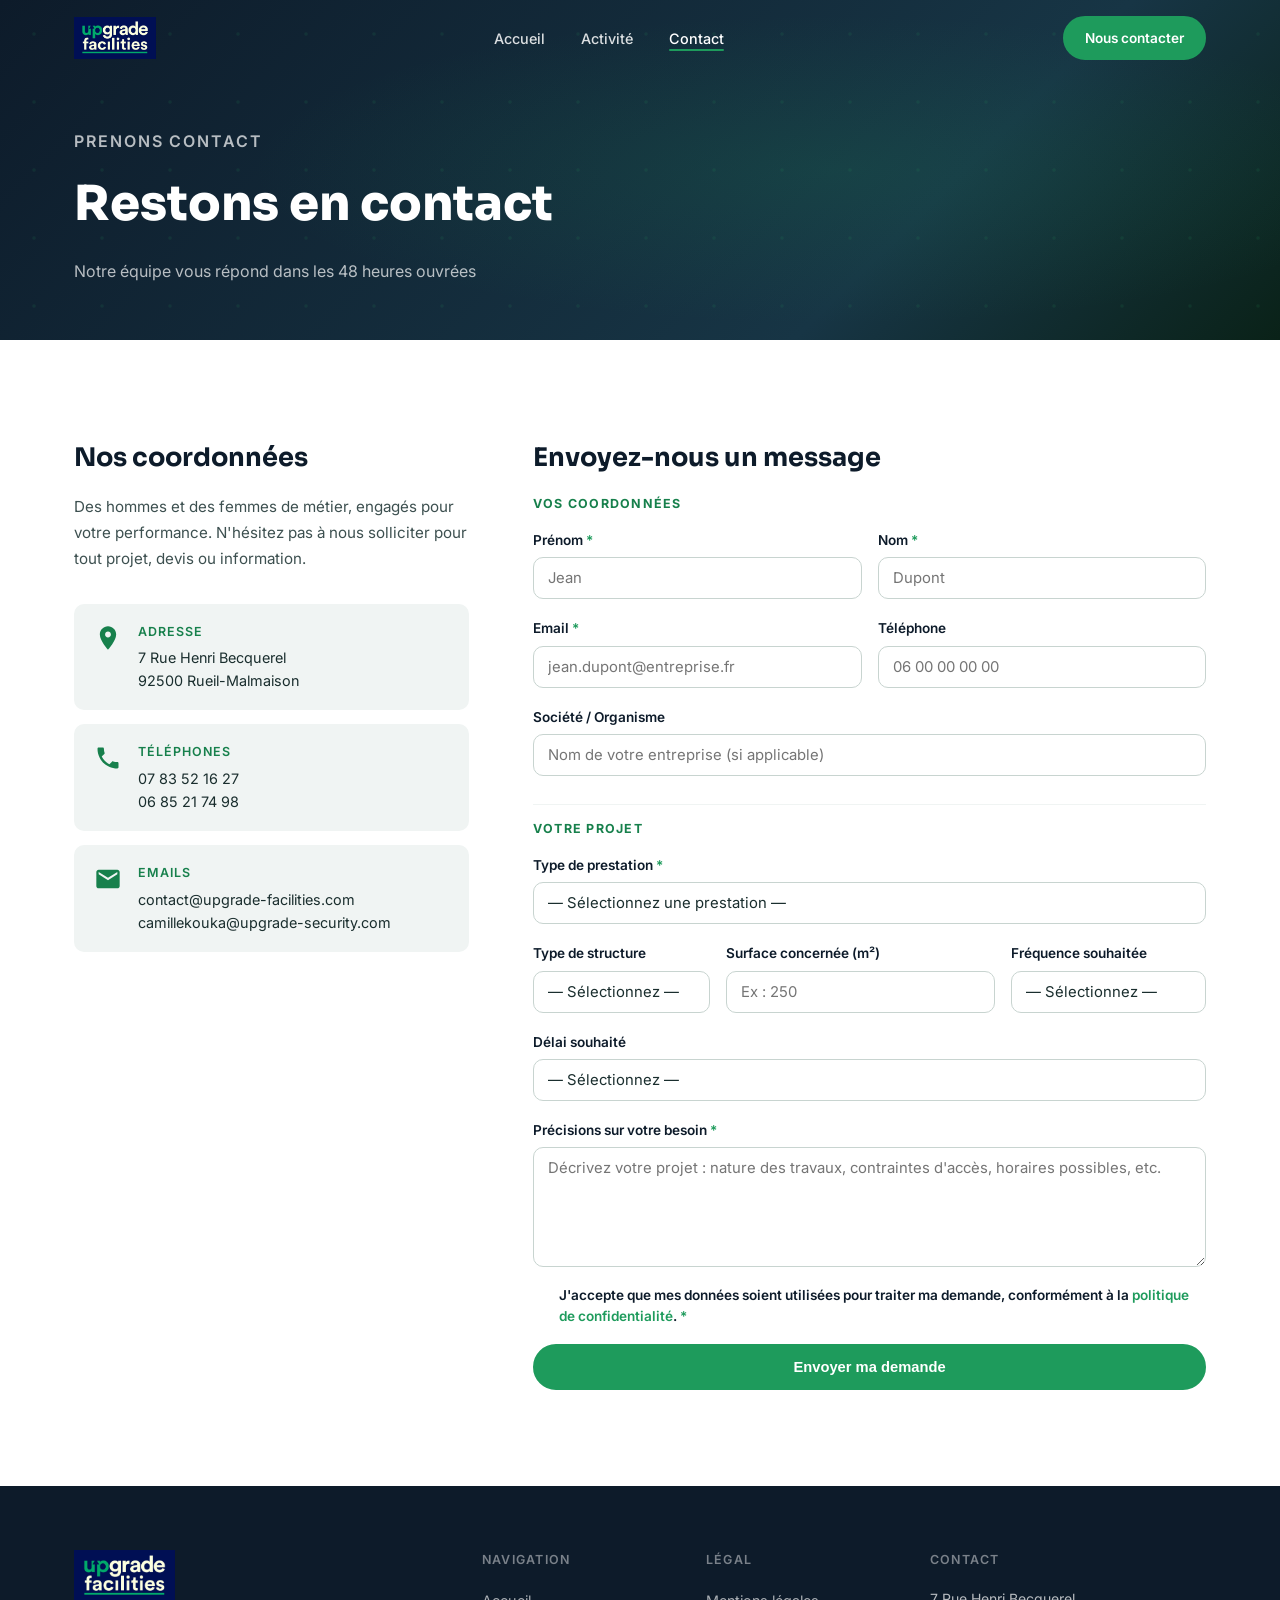
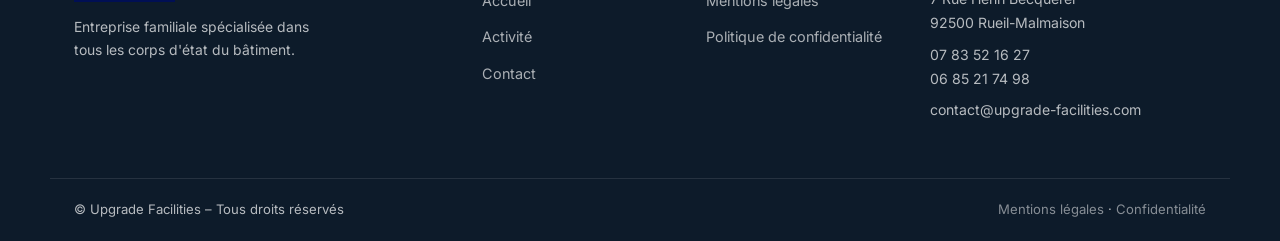
<file: contact.html>
<!DOCTYPE html>
<html lang="fr">
<head>
  <meta charset="UTF-8" />
  <meta name="viewport" content="width=device-width, initial-scale=1.0" />
  <title>Contact – Upgrade Facilities</title>
  <link rel="stylesheet" href="style.css" />
  <link rel="preconnect" href="https://fonts.googleapis.com" />
  <link rel="preconnect" href="https://fonts.gstatic.com" crossorigin />
  <link href="https://fonts.googleapis.com/css2?family=Inter:wght@300;400;500;600;700&family=Sora:wght@600;700;800&display=swap" rel="stylesheet" />
</head>
<body>

  <!-- ══ NAVBAR ══ -->
  <nav id="navbar">
    <div class="nav-inner">
      <a href="index.html" class="nav-logo">
        <img src="img/uf.png" alt="Upgrade Facilities" />
      </a>
      <ul class="nav-links">
        <li><a href="index.html">Accueil</a></li>
        <li><a href="activite.html">Activité</a></li>
        <li><a href="contact.html" class="active">Contact</a></li>
      </ul>
      <a href="contact.html" class="btn-nav">Nous contacter</a>
      <button id="hamburger" aria-label="Menu" aria-expanded="false">
        <span></span><span></span><span></span>
      </button>
    </div>
    <div id="mobileMenu">
      <a href="index.html" class="mobile-link">Accueil</a>
      <a href="activite.html" class="mobile-link">Activité</a>
      <a href="contact.html" class="mobile-link active">Contacts</a>
      <a href="contact.html" class="cta-mobile">Nous contacter</a>
    </div>
  </nav>

  <!-- ══ PAGE HERO ══ -->
  <header class="page-hero">
    <div class="page-hero-overlay"></div>
    <div class="page-hero-content fade-in">
      <p class="eyebrow">Prenons contact</p>
      <h1>Restons en contact</h1>
      <p>Notre équipe vous répond dans les 48 heures ouvrées</p>
    </div>
  </header>

  <!-- ══ CONTACT SECTION ══ -->
  <section class="section contact-section" id="contact">
    <div class="container contact-layout">

      <!-- Infos -->
      <div class="contact-info fade-in">
        <h2>Nos coordonnées</h2>
        <p class="contact-intro">Des hommes et des femmes de métier, engagés pour votre performance. N'hésitez pas à nous solliciter pour tout projet, devis ou information.</p>

        <div class="contact-card">
          <div class="contact-card-icon">
            <svg viewBox="0 0 24 24" fill="none" xmlns="http://www.w3.org/2000/svg"><path d="M12 2C8.13 2 5 5.13 5 9c0 5.25 7 13 7 13s7-7.75 7-13c0-3.87-3.13-7-7-7zm0 9.5c-1.38 0-2.5-1.12-2.5-2.5s1.12-2.5 2.5-2.5 2.5 1.12 2.5 2.5-1.12 2.5-2.5 2.5z" fill="currentColor"/></svg>
          </div>
          <div>
            <h5>Adresse</h5>
            <p>7 Rue Henri Becquerel<br>92500 Rueil-Malmaison</p>
          </div>
        </div>

        <div class="contact-card">
          <div class="contact-card-icon">
            <svg viewBox="0 0 24 24" fill="none" xmlns="http://www.w3.org/2000/svg"><path d="M6.62 10.79c1.44 2.83 3.76 5.14 6.59 6.59l2.2-2.2c.27-.27.67-.36 1.02-.24 1.12.37 2.33.57 3.57.57.55 0 1 .45 1 1V20c0 .55-.45 1-1 1-9.39 0-17-7.61-17-17 0-.55.45-1 1-1h3.5c.55 0 1 .45 1 1 0 1.25.2 2.45.57 3.57.11.35.03.74-.25 1.02l-2.2 2.2z" fill="currentColor"/></svg>
          </div>
          <div>
            <h5>Téléphones</h5>
            <p><a href="tel:0783521627">07 83 52 16 27</a></p>
            <p><a href="tel:0685217498">06 85 21 74 98</a></p>
          </div>
        </div>

        <div class="contact-card">
          <div class="contact-card-icon">
            <svg viewBox="0 0 24 24" fill="none" xmlns="http://www.w3.org/2000/svg"><path d="M20 4H4c-1.1 0-2 .9-2 2v12c0 1.1.9 2 2 2h16c1.1 0 2-.9 2-2V6c0-1.1-.9-2-2-2zm0 4l-8 5-8-5V6l8 5 8-5v2z" fill="currentColor"/></svg>
          </div>
          <div>
            <h5>Emails</h5>
            <p><a href="mailto:contact@upgrade-facilities.com">contact@upgrade-facilities.com</a></p>
            <p><a href="mailto:camillekouka@upgrade-security.com">camillekouka@upgrade-security.com</a></p>
          </div>
        </div>

        <!-- Map -->
        <div class="contact-map">
          <iframe
            title="Localisation Upgrade Facilities"
            src="https://www.google.com/maps/embed?pb=!1m18!1m12!1m3!1d2624.991434516175!2d2.178903815674307!3d48.87999837929043!2m3!1f0!2f0!3f0!3m2!1i1024!2i768!4f13.1!3m3!1m2!1s0x47e672d6b3c9b5ff%3A0x4e4eb8e15db4e2cf!2s7%20Rue%20Henri%20Becquerel%2C%2092500%20Rueil-Malmaison%2C%20France!5e0!3m2!1sfr!2sus!4v1706496000000!5m2!1sfr!2sus"
            width="100%"
            height="220"
            style="border:0; border-radius:10px;"
            allowfullscreen=""
            loading="lazy"
            referrerpolicy="no-referrer-when-downgrade">
          </iframe>
        </div>
      </div>

      <!-- Formulaire -->
      <div class="contact-form-wrapper fade-in">
        <h2>Envoyez-nous un message</h2>

        <div id="formSuccess" class="form-success">
          <div class="success-check">
            <svg viewBox="0 0 48 48" fill="none" xmlns="http://www.w3.org/2000/svg"><circle cx="24" cy="24" r="22" stroke="currentColor" stroke-width="2"/><path d="M14 24l7 7 13-14" stroke="currentColor" stroke-width="2.5" stroke-linecap="round" stroke-linejoin="round"/></svg>
          </div>
          <h3>Message envoyé !</h3>
          <p>Merci pour votre message. Notre équipe vous répondra dans les 48 heures ouvrées.</p>
        </div>

        <form id="contactForm" data-action="/api/contact" novalidate>
          <!-- Honeypot anti-spam -->
          <div style="display:none" aria-hidden="true">
            <input type="text" name="_honey" tabindex="-1" autocomplete="off" />
          </div>

          <p class="form-section-title">Vos coordonnées</p>

          <div class="form-row">
            <div class="form-group">
              <label for="prenom">Prénom <span class="req">*</span></label>
              <input type="text" id="prenom" name="prenom" required placeholder="Jean" autocomplete="given-name" />
              <span class="error-msg">Champ obligatoire.</span>
            </div>
            <div class="form-group">
              <label for="nom">Nom <span class="req">*</span></label>
              <input type="text" id="nom" name="nom" required placeholder="Dupont" autocomplete="family-name" />
              <span class="error-msg">Champ obligatoire.</span>
            </div>
          </div>

          <div class="form-row">
            <div class="form-group">
              <label for="email">Email <span class="req">*</span></label>
              <input type="email" id="email" name="email" required placeholder="jean.dupont@entreprise.fr" autocomplete="email" />
              <span class="error-msg">Adresse email invalide.</span>
            </div>
            <div class="form-group">
              <label for="telephone">Téléphone</label>
              <input type="tel" id="telephone" name="telephone" placeholder="06 00 00 00 00" autocomplete="tel" />
              <span class="error-msg">Numéro de téléphone invalide.</span>
            </div>
          </div>

          <div class="form-group">
            <label for="entreprise">Société / Organisme</label>
            <input type="text" id="entreprise" name="entreprise" placeholder="Nom de votre entreprise (si applicable)" autocomplete="organization" />
          </div>

          <p class="form-section-title">Votre projet</p>

          <div class="form-group">
            <label for="sujet">Type de prestation <span class="req">*</span></label>
            <select id="sujet" name="sujet" required>
              <option value="">— Sélectionnez une prestation —</option>
              <option value="revetements-muraux">Revêtements muraux</option>
              <option value="revetements-sol">Revêtements de sol</option>
              <option value="chantier">Installation de chantier</option>
              <option value="nettoyage">Nettoyage professionnel</option>
              <option value="multi">Plusieurs prestations / projet global</option>
              <option value="autre">Autre demande</option>
            </select>
            <span class="error-msg">Veuillez sélectionner une prestation.</span>
          </div>

          <div class="form-row-3">
            <div class="form-group">
              <label for="typeStructure">Type de structure</label>
              <select id="typeStructure" name="typeStructure">
                <option value="">— Sélectionnez —</option>
                <option value="entreprise">Entreprise</option>
                <option value="copropriete">Copropriété / Syndic</option>
                <option value="collectivite">Collectivité</option>
                <option value="particulier">Particulier</option>
              </select>
            </div>
            <div class="form-group">
              <label for="surface">Surface concernée (m²)</label>
              <input type="number" id="surface" name="surface" min="0" placeholder="Ex : 250" />
            </div>
            <div class="form-group">
              <label for="frequence">Fréquence souhaitée</label>
              <select id="frequence" name="frequence">
                <option value="">— Sélectionnez —</option>
                <option value="ponctuel">Intervention ponctuelle</option>
                <option value="recurrent">Prestation récurrente</option>
                <option value="contrat">Contrat annuel</option>
              </select>
            </div>
          </div>

          <div class="form-group">
            <label for="delai">Délai souhaité</label>
            <select id="delai" name="delai">
              <option value="">— Sélectionnez —</option>
              <option value="urgent">Urgent (sous 48h)</option>
              <option value="semaine">Cette semaine</option>
              <option value="mois">Ce mois-ci</option>
              <option value="flexible">Flexible / à planifier</option>
            </select>
          </div>

          <div class="form-group">
            <label for="message">Précisions sur votre besoin <span class="req">*</span></label>
            <textarea id="message" name="message" required rows="5" placeholder="Décrivez votre projet : nature des travaux, contraintes d'accès, horaires possibles, etc."></textarea>
            <span class="error-msg">Champ obligatoire.</span>
          </div>

          <div class="form-group form-group--check">
            <label class="checkbox-label">
              <input type="checkbox" name="rgpd" required />
              <span>J'accepte que mes données soient utilisées pour traiter ma demande, conformément à la <a href="politique-confidentialite.html" target="_blank">politique de confidentialité</a>. <span class="req">*</span></span>
            </label>
            <span class="error-msg">Vous devez accepter la politique de confidentialité.</span>
          </div>

          <button type="submit" id="submitBtn" class="btn-primary btn-full">
            <span class="btn-label">Envoyer ma demande</span>
            <span class="btn-loader" aria-hidden="true"></span>
          </button>
        </form>
      </div>

    </div>
  </section>

  <!-- ══ FOOTER ══ -->
  <footer class="footer">
    <div class="container footer-inner">
      <div class="footer-brand">
        <img src="img/uf.png" alt="Upgrade Facilities" class="footer-logo" />
        <p>Entreprise familiale spécialisée dans tous les corps d'état du bâtiment.</p>
      </div>
      <div class="footer-links">
        <h5>Navigation</h5>
        <ul>
          <li><a href="index.html">Accueil</a></li>
          <li><a href="activite.html">Activité</a></li>
          <li><a href="contact.html">Contact</a></li>
        </ul>
      </div>
      <div class="footer-links">
        <h5>Légal</h5>
        <ul>
          <li><a href="mentions-legales.html">Mentions légales</a></li>
          <li><a href="politique-confidentialite.html">Politique de confidentialité</a></li>
        </ul>
      </div>
      <div class="footer-contact">
        <h5>Contact</h5>
        <p>7 Rue Henri Becquerel<br>92500 Rueil-Malmaison</p>
        <p><a href="tel:0783521627">07 83 52 16 27</a><br>
           <a href="tel:0685217498">06 85 21 74 98</a></p>
        <p><a href="mailto:contact@upgrade-facilities.com">contact@upgrade-facilities.com</a></p>
      </div>
    </div>
    <div class="footer-bottom">
      <p>© Upgrade Facilities – Tous droits réservés</p>
      <p><a href="mentions-legales.html">Mentions légales</a> · <a href="politique-confidentialite.html">Confidentialité</a></p>
    </div>
  </footer>

  <script src="script.js"></script>
</body>
</html>
</file>
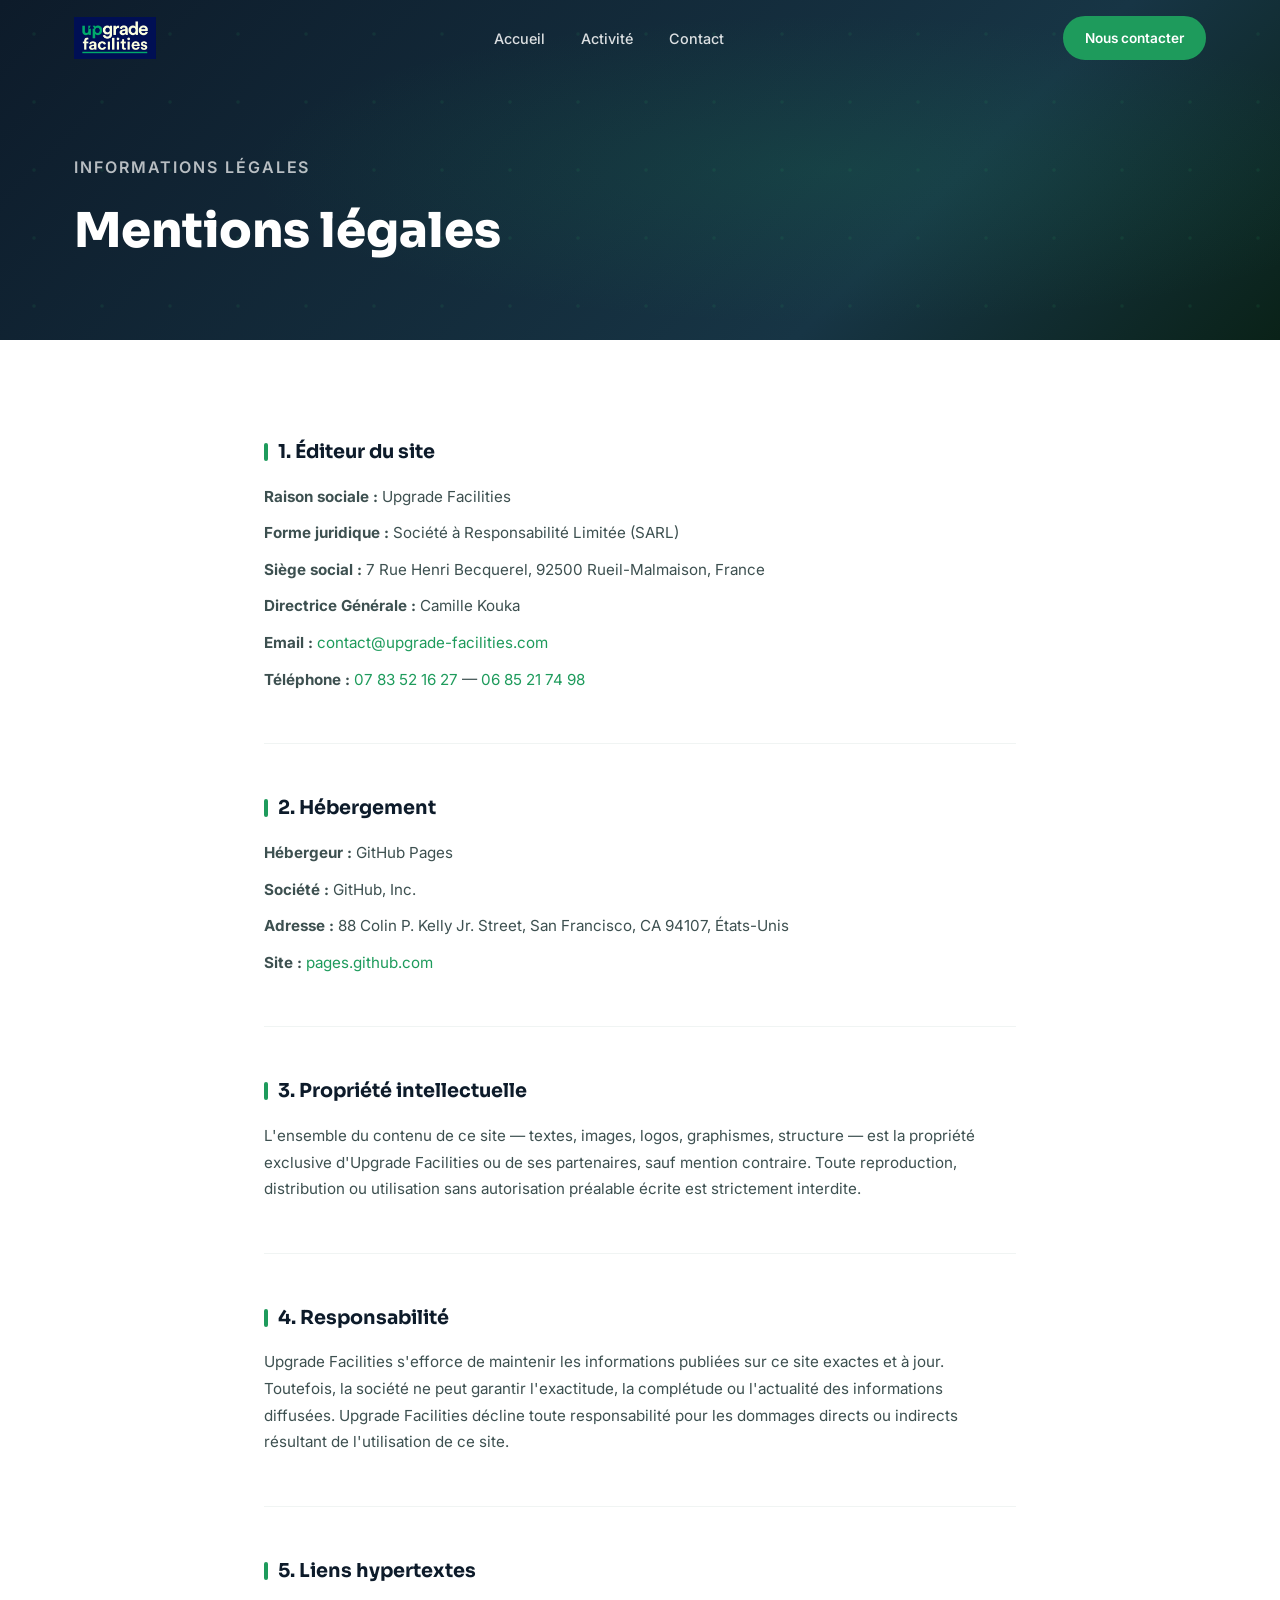
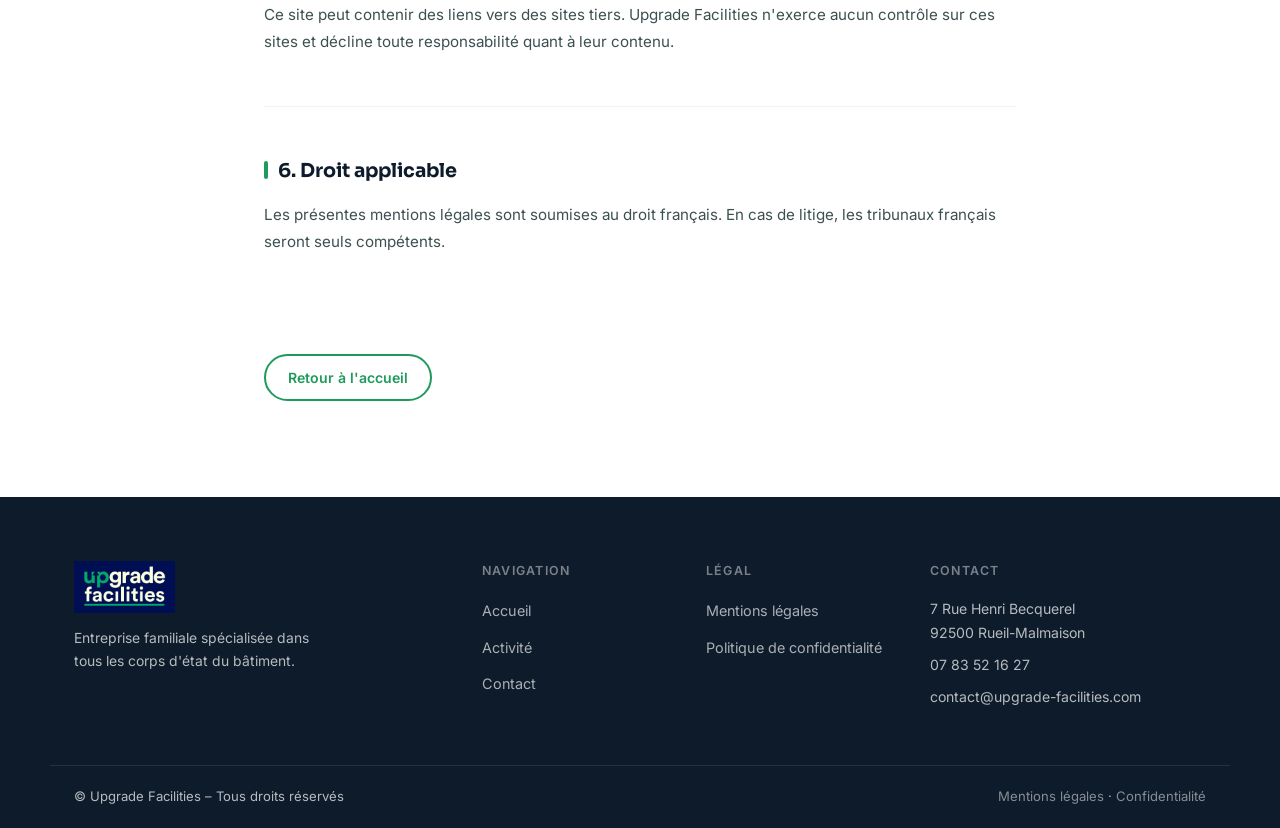
<file: mentions-legales.html>
<!DOCTYPE html>
<html lang="fr">
<head>
  <meta charset="UTF-8" />
  <meta name="viewport" content="width=device-width, initial-scale=1.0" />
  <title>Mentions légales – Upgrade Facilities</title>
  <link rel="stylesheet" href="style.css" />
  <link rel="preconnect" href="https://fonts.googleapis.com" />
  <link rel="preconnect" href="https://fonts.gstatic.com" crossorigin />
  <link href="https://fonts.googleapis.com/css2?family=Inter:wght@300;400;500;600;700&family=Sora:wght@600;700;800&display=swap" rel="stylesheet" />
</head>
<body>

  <!-- ══ NAVBAR ══ -->
  <nav id="navbar">
    <div class="nav-inner">
      <a href="index.html" class="nav-logo">
        <img src="img/uf.png" alt="Upgrade Facilities" />
      </a>
      <ul class="nav-links">
        <li><a href="index.html">Accueil</a></li>
        <li><a href="activite.html">Activité</a></li>
        <li><a href="contact.html">Contact</a></li>
      </ul>
      <a href="contact.html" class="btn-nav">Nous contacter</a>
      <button id="hamburger" aria-label="Menu" aria-expanded="false">
        <span></span><span></span><span></span>
      </button>
    </div>
    <div id="mobileMenu">
      <a href="index.html" class="mobile-link">Accueil</a>
      <a href="activite.html" class="mobile-link">Activité</a>
      <a href="contact.html" class="mobile-link">Contacts</a>
      <a href="contact.html" class="cta-mobile">Nous contacter</a>
    </div>
  </nav>

  <!-- ══ PAGE HERO ══ -->
  <header class="page-hero page-hero--light">
    <div class="page-hero-overlay"></div>
    <div class="page-hero-content fade-in">
      <p class="eyebrow">Informations légales</p>
      <h1>Mentions légales</h1>
    </div>
  </header>

  <!-- ══ CONTENU LÉGAL ══ -->
  <section class="section legal-section">
    <div class="container legal-container">

      <article class="legal-block fade-in">
        <h2>1. Éditeur du site</h2>
        <p><strong>Raison sociale :</strong> Upgrade Facilities</p>
        <p><strong>Forme juridique :</strong> Société à Responsabilité Limitée (SARL)</p>
        <p><strong>Siège social :</strong> 7 Rue Henri Becquerel, 92500 Rueil-Malmaison, France</p>
        <p><strong>Directrice Générale :</strong> Camille Kouka</p>
        <p><strong>Email :</strong> <a href="mailto:contact@upgrade-facilities.com">contact@upgrade-facilities.com</a></p>
        <p><strong>Téléphone :</strong> <a href="tel:0783521627">07 83 52 16 27</a> — <a href="tel:0685217498">06 85 21 74 98</a></p>
      </article>

      <article class="legal-block fade-in">
        <h2>2. Hébergement</h2>
        <p><strong>Hébergeur :</strong> GitHub Pages</p>
        <p><strong>Société :</strong> GitHub, Inc.</p>
        <p><strong>Adresse :</strong> 88 Colin P. Kelly Jr. Street, San Francisco, CA 94107, États-Unis</p>
        <p><strong>Site :</strong> <a href="https://pages.github.com" target="_blank" rel="noopener noreferrer">pages.github.com</a></p>
      </article>

      <article class="legal-block fade-in">
        <h2>3. Propriété intellectuelle</h2>
        <p>L'ensemble du contenu de ce site — textes, images, logos, graphismes, structure — est la propriété exclusive d'Upgrade Facilities ou de ses partenaires, sauf mention contraire. Toute reproduction, distribution ou utilisation sans autorisation préalable écrite est strictement interdite.</p>
      </article>

      <article class="legal-block fade-in">
        <h2>4. Responsabilité</h2>
        <p>Upgrade Facilities s'efforce de maintenir les informations publiées sur ce site exactes et à jour. Toutefois, la société ne peut garantir l'exactitude, la complétude ou l'actualité des informations diffusées. Upgrade Facilities décline toute responsabilité pour les dommages directs ou indirects résultant de l'utilisation de ce site.</p>
      </article>

      <article class="legal-block fade-in">
        <h2>5. Liens hypertextes</h2>
        <p>Ce site peut contenir des liens vers des sites tiers. Upgrade Facilities n'exerce aucun contrôle sur ces sites et décline toute responsabilité quant à leur contenu.</p>
      </article>

      <article class="legal-block fade-in">
        <h2>6. Droit applicable</h2>
        <p>Les présentes mentions légales sont soumises au droit français. En cas de litige, les tribunaux français seront seuls compétents.</p>
      </article>

      <div class="legal-back fade-in">
        <a href="index.html" class="btn-outline-sm"> Retour à l'accueil</a>
      </div>

    </div>
  </section>

  <!-- ══ FOOTER ══ -->
  <footer class="footer">
    <div class="container footer-inner">
      <div class="footer-brand">
        <img src="img/uf.png" alt="Upgrade Facilities" class="footer-logo" />
        <p>Entreprise familiale spécialisée dans tous les corps d'état du bâtiment.</p>
      </div>
      <div class="footer-links">
        <h5>Navigation</h5>
        <ul>
          <li><a href="index.html">Accueil</a></li>
          <li><a href="activite.html">Activité</a></li>
          <li><a href="contact.html">Contact</a></li>
        </ul>
      </div>
      <div class="footer-links">
        <h5>Légal</h5>
        <ul>
          <li><a href="mentions-legales.html">Mentions légales</a></li>
          <li><a href="politique-confidentialite.html">Politique de confidentialité</a></li>
        </ul>
      </div>
      <div class="footer-contact">
        <h5>Contact</h5>
        <p> 7 Rue Henri Becquerel<br>92500 Rueil-Malmaison</p>
        <p> <a href="tel:0783521627">07 83 52 16 27</a></p>
        <p> <a href="mailto:contact@upgrade-facilities.com">contact@upgrade-facilities.com</a></p>
      </div>
    </div>
    <div class="footer-bottom">
      <p>© Upgrade Facilities – Tous droits réservés</p>
      <p><a href="mentions-legales.html">Mentions légales</a> · <a href="politique-confidentialite.html">Confidentialité</a></p>
    </div>
  </footer>

  <script src="script.js"></script>
</body>
</html>
</file>
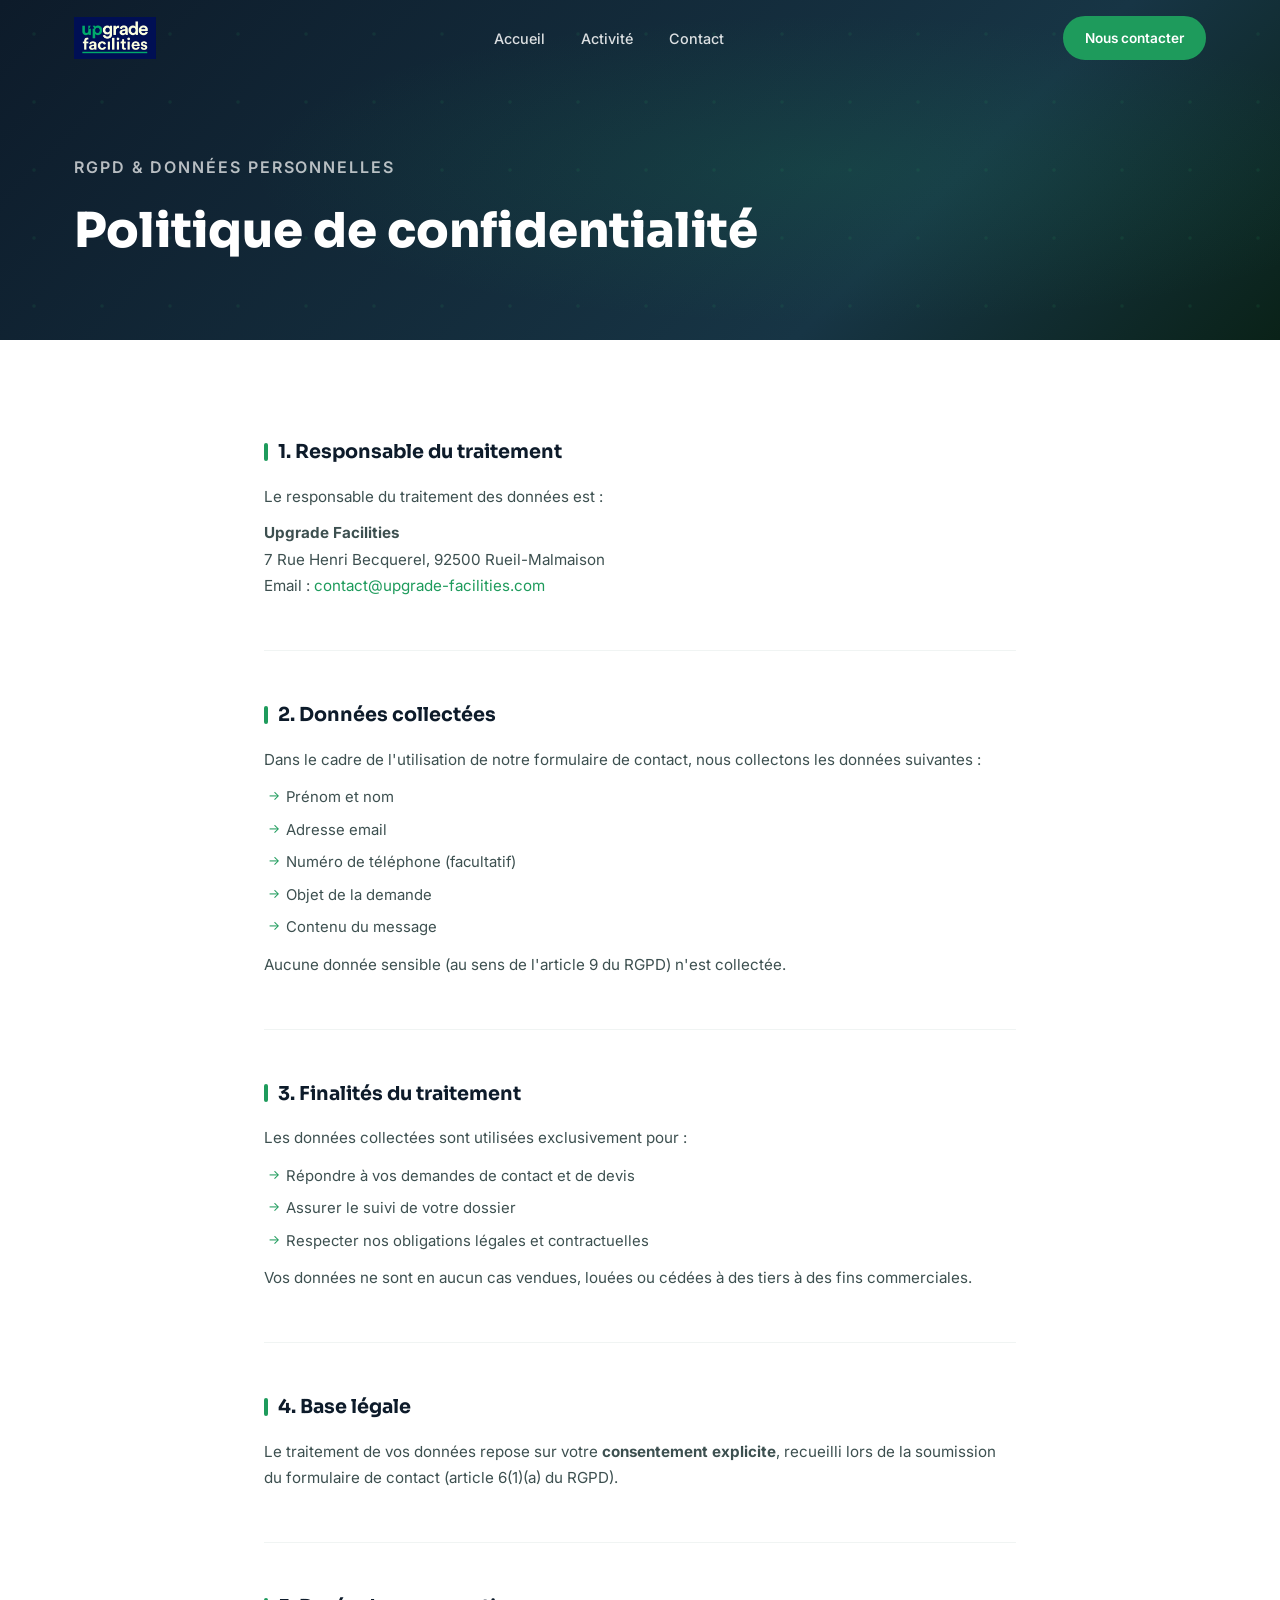
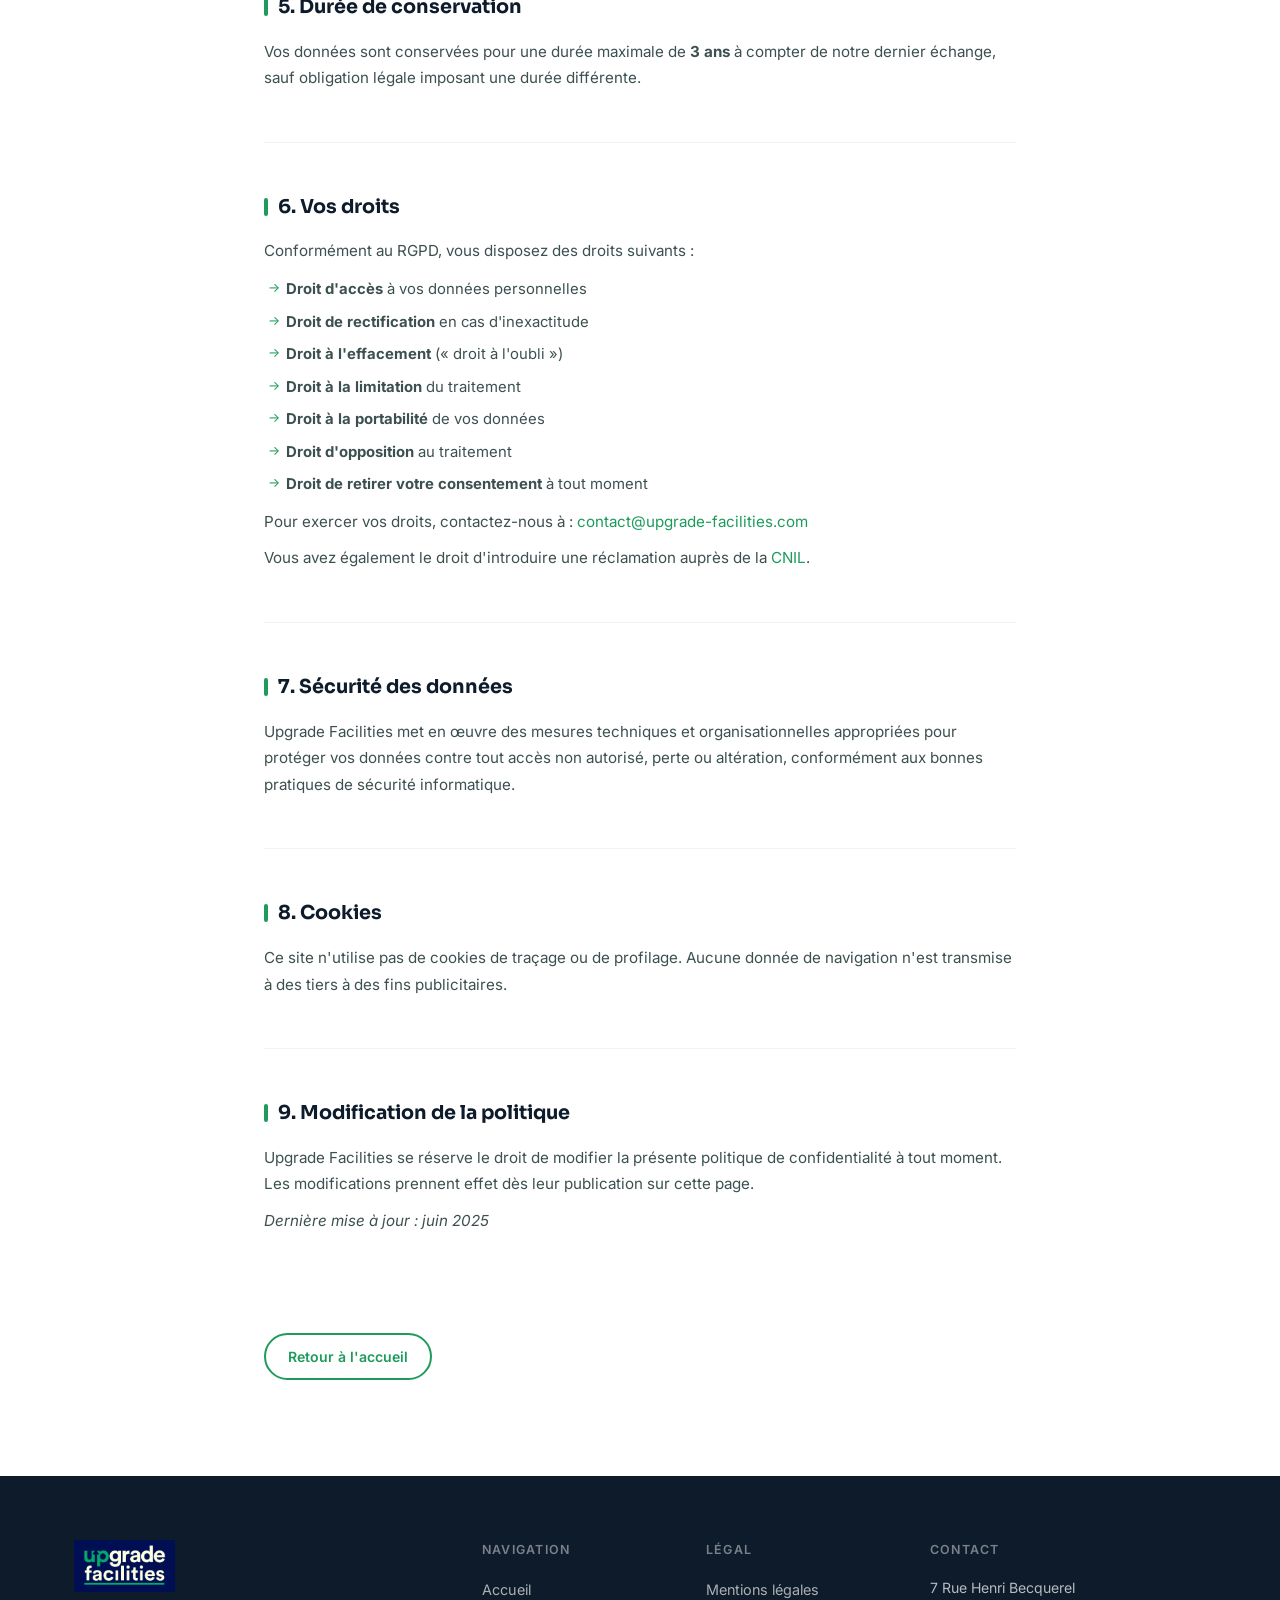
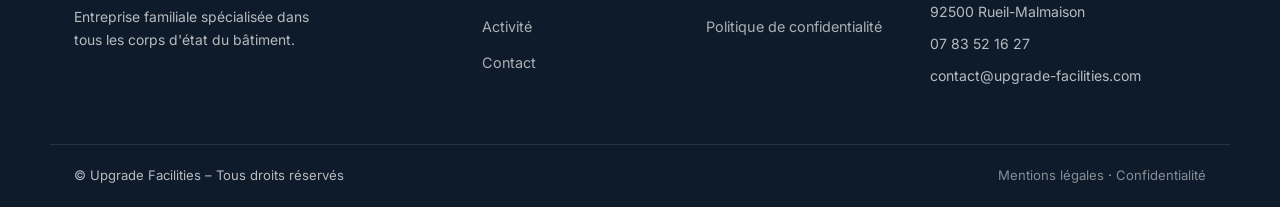
<file: politique-confidentialite.html>
<!DOCTYPE html>
<html lang="fr">
<head>
  <meta charset="UTF-8" />
  <meta name="viewport" content="width=device-width, initial-scale=1.0" />
  <title>Politique de confidentialité – Upgrade Facilities</title>
  <link rel="stylesheet" href="style.css" />
  <link rel="preconnect" href="https://fonts.googleapis.com" />
  <link rel="preconnect" href="https://fonts.gstatic.com" crossorigin />
  <link href="https://fonts.googleapis.com/css2?family=Inter:wght@300;400;500;600;700&family=Sora:wght@600;700;800&display=swap" rel="stylesheet" />
</head>
<body>

  <!-- ══ NAVBAR ══ -->
  <nav id="navbar">
    <div class="nav-inner">
      <a href="index.html" class="nav-logo">
        <img src="img/uf.png" alt="Upgrade Facilities" />
      </a>
      <ul class="nav-links">
        <li><a href="index.html">Accueil</a></li>
        <li><a href="activite.html">Activité</a></li>
        <li><a href="contact.html">Contact</a></li>
      </ul>
      <a href="contact.html" class="btn-nav">Nous contacter</a>
      <button id="hamburger" aria-label="Menu" aria-expanded="false">
        <span></span><span></span><span></span>
      </button>
    </div>
    <div id="mobileMenu">
      <a href="index.html" class="mobile-link">Accueil</a>
      <a href="activite.html" class="mobile-link">Activité</a>
      <a href="contact.html" class="mobile-link">Contacts</a>
      <a href="contact.html" class="cta-mobile">Nous contacter</a>
    </div>
  </nav>

  <!-- ══ PAGE HERO ══ -->
  <header class="page-hero page-hero--light">
    <div class="page-hero-overlay"></div>
    <div class="page-hero-content fade-in">
      <p class="eyebrow">RGPD &amp; Données personnelles</p>
      <h1>Politique de confidentialité</h1>
    </div>
  </header>

  <!-- ══ CONTENU POLITIQUE ══ -->
  <section class="section legal-section">
    <div class="container legal-container">

      <article class="legal-block fade-in">
        <h2>1. Responsable du traitement</h2>
        <p>Le responsable du traitement des données est :</p>
        <p><strong>Upgrade Facilities</strong><br>
        7 Rue Henri Becquerel, 92500 Rueil-Malmaison<br>
        Email : <a href="mailto:contact@upgrade-facilities.com">contact@upgrade-facilities.com</a></p>
      </article>

      <article class="legal-block fade-in">
        <h2>2. Données collectées</h2>
        <p>Dans le cadre de l'utilisation de notre formulaire de contact, nous collectons les données suivantes :</p>
        <ul>
          <li>Prénom et nom</li>
          <li>Adresse email</li>
          <li>Numéro de téléphone (facultatif)</li>
          <li>Objet de la demande</li>
          <li>Contenu du message</li>
        </ul>
        <p>Aucune donnée sensible (au sens de l'article 9 du RGPD) n'est collectée.</p>
      </article>

      <article class="legal-block fade-in">
        <h2>3. Finalités du traitement</h2>
        <p>Les données collectées sont utilisées exclusivement pour :</p>
        <ul>
          <li>Répondre à vos demandes de contact et de devis</li>
          <li>Assurer le suivi de votre dossier</li>
          <li>Respecter nos obligations légales et contractuelles</li>
        </ul>
        <p>Vos données ne sont en aucun cas vendues, louées ou cédées à des tiers à des fins commerciales.</p>
      </article>

      <article class="legal-block fade-in">
        <h2>4. Base légale</h2>
        <p>Le traitement de vos données repose sur votre <strong>consentement explicite</strong>, recueilli lors de la soumission du formulaire de contact (article 6(1)(a) du RGPD).</p>
      </article>

      <article class="legal-block fade-in">
        <h2>5. Durée de conservation</h2>
        <p>Vos données sont conservées pour une durée maximale de <strong>3 ans</strong> à compter de notre dernier échange, sauf obligation légale imposant une durée différente.</p>
      </article>

      <article class="legal-block fade-in">
        <h2>6. Vos droits</h2>
        <p>Conformément au RGPD, vous disposez des droits suivants :</p>
        <ul>
          <li><strong>Droit d'accès</strong> à vos données personnelles</li>
          <li><strong>Droit de rectification</strong> en cas d'inexactitude</li>
          <li><strong>Droit à l'effacement</strong> (« droit à l'oubli »)</li>
          <li><strong>Droit à la limitation</strong> du traitement</li>
          <li><strong>Droit à la portabilité</strong> de vos données</li>
          <li><strong>Droit d'opposition</strong> au traitement</li>
          <li><strong>Droit de retirer votre consentement</strong> à tout moment</li>
        </ul>
        <p>Pour exercer vos droits, contactez-nous à : <a href="mailto:contact@upgrade-facilities.com">contact@upgrade-facilities.com</a></p>
        <p>Vous avez également le droit d'introduire une réclamation auprès de la <a href="https://www.cnil.fr" target="_blank" rel="noopener noreferrer">CNIL</a>.</p>
      </article>

      <article class="legal-block fade-in">
        <h2>7. Sécurité des données</h2>
        <p>Upgrade Facilities met en œuvre des mesures techniques et organisationnelles appropriées pour protéger vos données contre tout accès non autorisé, perte ou altération, conformément aux bonnes pratiques de sécurité informatique.</p>
      </article>

      <article class="legal-block fade-in">
        <h2>8. Cookies</h2>
        <p>Ce site n'utilise pas de cookies de traçage ou de profilage. Aucune donnée de navigation n'est transmise à des tiers à des fins publicitaires.</p>
      </article>

      <article class="legal-block fade-in">
        <h2>9. Modification de la politique</h2>
        <p>Upgrade Facilities se réserve le droit de modifier la présente politique de confidentialité à tout moment. Les modifications prennent effet dès leur publication sur cette page.</p>
        <p><em>Dernière mise à jour : juin 2025</em></p>
      </article>

      <div class="legal-back fade-in">
        <a href="index.html" class="btn-outline-sm"> Retour à l'accueil</a>
      </div>

    </div>
  </section>

  <!-- ══ FOOTER ══ -->
  <footer class="footer">
    <div class="container footer-inner">
      <div class="footer-brand">
        <img src="img/uf.png" alt="Upgrade Facilities" class="footer-logo" />
        <p>Entreprise familiale spécialisée dans tous les corps d'état du bâtiment.</p>
      </div>
      <div class="footer-links">
        <h5>Navigation</h5>
        <ul>
          <li><a href="index.html">Accueil</a></li>
          <li><a href="activite.html">Activité</a></li>
          <li><a href="contact.html">Contact</a></li>
        </ul>
      </div>
      <div class="footer-links">
        <h5>Légal</h5>
        <ul>
          <li><a href="mentions-legales.html">Mentions légales</a></li>
          <li><a href="politique-confidentialite.html">Politique de confidentialité</a></li>
        </ul>
      </div>
      <div class="footer-contact">
        <h5>Contact</h5>
        <p> 7 Rue Henri Becquerel<br>92500 Rueil-Malmaison</p>
        <p> <a href="tel:0783521627">07 83 52 16 27</a></p>
        <p> <a href="mailto:contact@upgrade-facilities.com">contact@upgrade-facilities.com</a></p>
      </div>
    </div>
    <div class="footer-bottom">
      <p>© Upgrade Facilities – Tous droits réservés</p>
      <p><a href="mentions-legales.html">Mentions légales</a> · <a href="politique-confidentialite.html">Confidentialité</a></p>
    </div>
  </footer>

  <script src="script.js"></script>
</body>
</html>
</file>
<file: style.css>
/* ================================================================
   style.css — Upgrade Facilities
   Palette : Navy #0D1B2A · Vert #1E9B5C · Blanc #F8FAFA
   ================================================================ */

/* ── Variables ── */
:root {
  --navy:       #0D1B2A;
  --navy-mid:   #152535;
  --green:      #1E9B5C;
  --green-dark: #17804C;
  --green-light:#25BD6F;
  --white:      #F8FAFA;
  --gray-100:   #F0F4F3;
  --gray-300:   #C8D4D0;
  --gray-500:   #7A9090;
  --gray-700:   #3D5050;
  --text:       #1A2E2E;
  --radius:     10px;
  --radius-lg:  18px;
  --shadow:     0 4px 24px rgba(13,27,42,.10);
  --shadow-lg:  0 8px 40px rgba(13,27,42,.16);
  --transition: 0.25s ease;
  --font-display: 'Sora', sans-serif;
  --font-body:    'Inter', sans-serif;
}

/* ── Reset ── */
*, *::before, *::after { box-sizing: border-box; margin: 0; padding: 0; }
html { scroll-behavior: smooth; }
body {
  font-family: var(--font-body);
  color: var(--text);
  background: #fff;
  line-height: 1.65;
  overflow-x: hidden;
}
img { max-width: 100%; height: auto; display: block; }
a { color: var(--green); text-decoration: none; transition: color var(--transition); }
a:hover { color: var(--green-dark); }
ul { list-style: none; }

/* ── Fade-in animations ── */
.fade-in {
  opacity: 0;
  transform: translateY(28px);
  transition: opacity 0.65s ease, transform 0.65s ease;
}
.fade-in.visible {
  opacity: 1;
  transform: translateY(0);
}

/* ── Container ── */
.container {
  max-width: 1180px;
  margin: 0 auto;
  padding: 0 24px;
}

/* ── Eyebrow labels ── */
.eyebrow {
  font-size: .75rem;
  font-weight: 600;
  letter-spacing: .12em;
  text-transform: uppercase;
  color: var(--green);
  margin-bottom: 10px;
}

/* ── Section headers ── */
.section-header {
  text-align: center;
  margin-bottom: 56px;
}
.section-header h2 {
  font-family: var(--font-display);
  font-size: clamp(1.6rem, 3vw, 2.4rem);
  font-weight: 700;
  color: var(--navy);
  line-height: 1.25;
}
.section-sub {
  margin-top: 14px;
  color: var(--gray-700);
  max-width: 600px;
  margin-left: auto;
  margin-right: auto;
  font-size: .97rem;
}

/* ── Sections ── */
.section { padding: 96px 0; }
.section:nth-child(even) { background: var(--gray-100); }

/* ── Buttons ── */
.btn-primary {
  display: inline-flex;
  align-items: center;
  gap: 8px;
  background: var(--green);
  color: #fff;
  font-weight: 600;
  font-size: .92rem;
  padding: 13px 28px;
  border-radius: 50px;
  border: 2px solid var(--green);
  cursor: pointer;
  transition: background var(--transition), transform var(--transition), box-shadow var(--transition);
}
.btn-primary:hover {
  background: var(--green-dark);
  border-color: var(--green-dark);
  color: #fff;
  transform: translateY(-2px);
  box-shadow: 0 6px 20px rgba(30,155,92,.30);
}
.btn-outline {
  display: inline-flex;
  align-items: center;
  gap: 8px;
  background: transparent;
  color: #fff;
  font-weight: 600;
  font-size: .92rem;
  padding: 13px 28px;
  border-radius: 50px;
  border: 2px solid rgba(255,255,255,.55);
  cursor: pointer;
  transition: background var(--transition), border-color var(--transition), transform var(--transition);
}
.btn-outline:hover {
  background: rgba(255,255,255,.12);
  border-color: #fff;
  color: #fff;
  transform: translateY(-2px);
}
.btn-outline-sm {
  display: inline-flex;
  align-items: center;
  background: transparent;
  color: var(--green);
  font-weight: 600;
  font-size: .88rem;
  padding: 10px 22px;
  border-radius: 50px;
  border: 2px solid var(--green);
  cursor: pointer;
  transition: background var(--transition), color var(--transition);
}
.btn-outline-sm:hover {
  background: var(--green);
  color: #fff;
}
.btn-full { width: 100%; justify-content: center; }
.btn-nav {
  display: inline-flex;
  background: var(--green);
  color: #fff;
  font-weight: 600;
  font-size: .85rem;
  padding: 9px 20px;
  border-radius: 50px;
  border: 2px solid var(--green);
  transition: background var(--transition), transform var(--transition);
}
.btn-nav:hover {
  background: var(--green-dark);
  color: #fff;
  transform: translateY(-1px);
}

/* ═══════════════════════════════════════════
   NAVBAR
═══════════════════════════════════════════ */
#navbar {
  position: fixed;
  top: 0; left: 0; right: 0;
  z-index: 999;
  transition: background var(--transition), box-shadow var(--transition), backdrop-filter var(--transition);
  background: transparent;
}
#navbar.scrolled {
  background: rgba(13,27,42,.95);
  backdrop-filter: blur(12px);
  box-shadow: 0 2px 20px rgba(0,0,0,.25);
}
.nav-inner {
  display: flex;
  align-items: center;
  justify-content: space-between;
  gap: 32px;
  max-width: 1180px;
  margin: 0 auto;
  padding: 16px 24px;
}
.nav-logo img {
  height: 42px;
  width: auto;
  object-fit: contain;
}
.nav-links {
  display: flex;
  align-items: center;
  gap: 36px;
}
.nav-links a {
  color: rgba(255,255,255,.85);
  font-size: .9rem;
  font-weight: 500;
  position: relative;
  padding-bottom: 4px;
  transition: color var(--transition);
}
.nav-links a::after {
  content: '';
  position: absolute;
  bottom: 0; left: 0;
  width: 0; height: 2px;
  background: var(--green);
  transition: width var(--transition);
  border-radius: 2px;
}
.nav-links a:hover,
.nav-links a.active {
  color: #fff;
}
.nav-links a:hover::after,
.nav-links a.active::after { width: 100%; }

/* Hamburger */
#hamburger {
  display: none;
  flex-direction: column;
  justify-content: center;
  gap: 5px;
  background: none;
  border: none;
  cursor: pointer;
  padding: 4px;
  width: 36px; height: 36px;
}
#hamburger span {
  display: block;
  height: 2px;
  background: #fff;
  border-radius: 2px;
  transition: transform var(--transition), opacity var(--transition);
}
#hamburger.open span:nth-child(1) { transform: translateY(7px) rotate(45deg); }
#hamburger.open span:nth-child(2) { opacity: 0; }
#hamburger.open span:nth-child(3) { transform: translateY(-7px) rotate(-45deg); }

/* Mobile menu */
#mobileMenu {
  display: none;
  flex-direction: column;
  background: var(--navy);
  padding: 0 24px;
  max-height: 0;
  overflow: hidden;
  transition: max-height 0.4s ease, padding 0.3s ease;
}
#mobileMenu.open {
  display: flex;
  max-height: 400px;
  padding: 16px 24px 20px;
}
.mobile-link, .cta-mobile {
  color: rgba(255,255,255,.85);
  font-size: 1rem;
  font-weight: 500;
  padding: 12px 0;
  border-bottom: 1px solid rgba(255,255,255,.08);
  transition: color var(--transition);
}
.mobile-link:hover, .mobile-link.active { color: var(--green); }
.cta-mobile {
  margin-top: 12px;
  border: none;
  background: var(--green);
  color: #fff;
  text-align: center;
  padding: 12px;
  border-radius: 50px;
  font-weight: 600;
}

/* ═══════════════════════════════════════════
   HERO (page d'accueil)
═══════════════════════════════════════════ */
.hero {
  position: relative;
  min-height: 100vh;
  display: flex;
  align-items: center;
  background: linear-gradient(135deg, var(--navy) 0%, #173545 60%, #0a2218 100%);
  overflow: hidden;
}
.hero::before {
  content: '';
  position: absolute;
  inset: 0;
  background:
    radial-gradient(ellipse 80% 60% at 70% 40%, rgba(30,155,92,.18) 0%, transparent 60%),
    radial-gradient(ellipse 60% 80% at 20% 80%, rgba(13,27,42,.6) 0%, transparent 70%);
  pointer-events: none;
}
.hero-overlay {
  position: absolute;
  inset: 0;
  background: url('data:image/svg+xml,<svg xmlns="http://www.w3.org/2000/svg" viewBox="0 0 100 100"><defs><pattern id="g" x="0" y="0" width="20" height="20" patternUnits="userSpaceOnUse"><circle cx="10" cy="10" r=".5" fill="%231E9B5C" opacity=".15"/></pattern></defs><rect width="100" height="100" fill="url(%23g)"/></svg>');
  pointer-events: none;
}
.hero-content {
  position: relative;
  z-index: 1;
  max-width: 1180px;
  margin: 0 auto;
  padding: 120px 24px 80px;
  max-width: 760px;
  padding-left: 48px;
}
.hero-eyebrow {
  font-size: .78rem;
  font-weight: 600;
  letter-spacing: .14em;
  text-transform: uppercase;
  color: var(--green-light);
  margin-bottom: 20px;
}
.hero-content h1 {
  font-family: var(--font-display);
  font-size: clamp(2rem, 4.5vw, 3.4rem);
  font-weight: 800;
  color: #fff;
  line-height: 1.18;
  margin-bottom: 24px;
}
.hero-content h1 .accent { color: var(--green-light); }
.hero-sub {
  color: rgba(255,255,255,.72);
  font-size: 1.08rem;
  max-width: 540px;
  margin-bottom: 40px;
  line-height: 1.7;
}
.hero-ctas { display: flex; gap: 16px; flex-wrap: wrap; }

/* Scroll hint */
.hero-scroll-hint {
  position: absolute;
  bottom: 36px;
  left: 50%;
  transform: translateX(-50%);
  display: flex;
  align-items: center;
  justify-content: center;
  width: 48px;
  height: 48px;
  border-radius: 50%;
  cursor: pointer;
  transition: background var(--transition);
  z-index: 5;
}
.hero-scroll-hint:hover {
  background: rgba(255,255,255,.08);
}
.hero-scroll-hint span {
  display: block;
  width: 14px; height: 14px;
  border-right: 2px solid rgba(255,255,255,.6);
  border-bottom: 2px solid rgba(255,255,255,.6);
  transform: rotate(45deg);
  animation: scrollHint 1.8s ease infinite;
  margin-top: -6px;
}
@keyframes scrollHint {
  0%   { opacity: 0; transform: rotate(45deg) translateY(-8px); }
  50%  { opacity: 1; }
  100% { opacity: 0; transform: rotate(45deg) translateY(8px); }
}

/* ── Page hero (pages secondaires) ── */
.page-hero {
  position: relative;
  min-height: 340px;
  display: flex;
  align-items: flex-end;
  background: linear-gradient(135deg, var(--navy) 0%, #173545 70%, #0a2218 100%);
  padding-bottom: 56px;
  overflow: hidden;
}
.page-hero::before {
  content: '';
  position: absolute;
  inset: 0;
  background: radial-gradient(ellipse 70% 70% at 65% 50%, rgba(30,155,92,.15) 0%, transparent 65%);
  pointer-events: none;
}
.page-hero-overlay {
  position: absolute;
  inset: 0;
  background: url('data:image/svg+xml,<svg xmlns="http://www.w3.org/2000/svg" viewBox="0 0 100 100"><defs><pattern id="g" x="0" y="0" width="20" height="20" patternUnits="userSpaceOnUse"><circle cx="10" cy="10" r=".5" fill="%231E9B5C" opacity=".12"/></pattern></defs><rect width="100" height="100" fill="url(%23g)"/></svg>');
  pointer-events: none;
}
.page-hero-content {
  position: relative;
  z-index: 1;
  max-width: 1180px;
  width: 100%;
  margin: 0 auto;
  padding: 100px 24px 0;
}
.page-hero-content h1 {
  font-family: var(--font-display);
  font-size: clamp(2rem, 4vw, 3rem);
  font-weight: 800;
  color: #fff;
  margin: 10px 0 14px;
}
.page-hero-content p {
  color: rgba(255,255,255,.70);
  font-size: 1rem;
}

/* ═══════════════════════════════════════════
   KPI BANNER
═══════════════════════════════════════════ */
.kpi-banner {
  display: grid;
  grid-template-columns: repeat(4, 1fr);
  background: var(--green);
}
.kpi-item {
  padding: 32px 24px;
  text-align: center;
  border-right: 1px solid rgba(255,255,255,.20);
}
.kpi-item:last-child { border-right: none; }
.kpi-item strong {
  display: block;
  font-family: var(--font-display);
  font-size: clamp(1.6rem, 3vw, 2.4rem);
  font-weight: 800;
  color: #fff;
  line-height: 1;
}
.kpi-item span {
  display: block;
  font-size: .8rem;
  color: rgba(255,255,255,.80);
  font-weight: 500;
  margin-top: 6px;
  letter-spacing: .04em;
  text-transform: uppercase;
}

/* ═══════════════════════════════════════════
   ABOUT / TIMELINE
═══════════════════════════════════════════ */
.timeline {
  display: grid;
  grid-template-columns: repeat(4, 1fr);
  gap: 0;
  position: relative;
  margin-bottom: 48px;
}
.timeline::before {
  content: '';
  position: absolute;
  top: 16px; left: 0; right: 0;
  height: 2px;
  background: linear-gradient(90deg, var(--green) 0%, rgba(30,155,92,.2) 100%);
}
.timeline-item {
  padding: 0 16px;
  position: relative;
}
.timeline-dot {
  width: 32px; height: 32px;
  border-radius: 50%;
  background: var(--green);
  border: 4px solid #fff;
  box-shadow: 0 0 0 3px var(--green);
  margin-bottom: 20px;
  position: relative;
  z-index: 1;
}
.timeline-body h4 {
  font-family: var(--font-display);
  font-size: 1rem;
  font-weight: 700;
  color: var(--navy);
  margin-bottom: 8px;
}
.timeline-body p {
  font-size: .88rem;
  color: var(--gray-700);
  line-height: 1.6;
}
.about-text {
  max-width: 720px;
  margin: 0 auto;
  text-align: center;
}
.about-text p {
  font-size: 1.05rem;
  color: var(--gray-700);
  line-height: 1.75;
}

/* ═══════════════════════════════════════════
   ENGAGEMENT
═══════════════════════════════════════════ */
.engage-grid {
  display: grid;
  grid-template-columns: repeat(3, 1fr);
  gap: 28px;
}
.engage-card {
  background: #fff;
  border-radius: var(--radius-lg);
  padding: 36px 28px;
  box-shadow: var(--shadow);
  text-align: center;
  border-top: 3px solid var(--green);
  transition: transform var(--transition), box-shadow var(--transition);
}
.engage-card:hover {
  transform: translateY(-6px);
  box-shadow: var(--shadow-lg);
}
.engage-icon-svg {
  width: 52px;
  height: 52px;
  margin: 0 auto 18px;
  color: var(--green);
}
.engage-icon-svg svg {
  width: 100%;
  height: 100%;
}
.engage-card h4 {
  font-family: var(--font-display);
  font-size: 1.05rem;
  font-weight: 700;
  color: var(--navy);
  margin-bottom: 10px;
}
.engage-card p {
  font-size: .9rem;
  color: var(--gray-700);
  line-height: 1.65;
}

/* ═══════════════════════════════════════════
   VALEURS
═══════════════════════════════════════════ */
.valeurs-grid {
  display: grid;
  grid-template-columns: repeat(4, 1fr);
  gap: 28px;
}
.valeur-item {
  padding: 28px 20px;
  border-radius: var(--radius);
  background: var(--navy);
  color: #fff;
  position: relative;
  overflow: hidden;
  transition: transform var(--transition);
}
.valeur-item:hover { transform: translateY(-4px); }
.valeur-item::before {
  content: '';
  display: block;
  width: 32px;
  height: 4px;
  background: var(--green);
  border-radius: 2px;
  margin-bottom: 16px;
}
.valeur-item h4 {
  font-family: var(--font-display);
  font-size: .95rem;
  font-weight: 700;
  color: #fff;
  margin-bottom: 8px;
}
.valeur-item p {
  font-size: .85rem;
  color: rgba(255,255,255,.65);
  line-height: 1.6;
}

/* ═══════════════════════════════════════════
   MARCHÉS / SERVICES
═══════════════════════════════════════════ */
.marches-grid {
  display: grid;
  grid-template-columns: repeat(4, 1fr);
  gap: 24px;
  margin-bottom: 40px;
}
.marche-card {
  background: #fff;
  border-radius: var(--radius-lg);
  padding: 32px 24px;
  box-shadow: var(--shadow);
  transition: transform var(--transition), box-shadow var(--transition);
  border-bottom: 3px solid transparent;
}
.marche-card:hover {
  transform: translateY(-6px);
  box-shadow: var(--shadow-lg);
  border-bottom-color: var(--green);
}
.marche-icon-svg {
  width: 44px;
  height: 44px;
  margin-bottom: 16px;
  color: var(--green);
}
.marche-icon-svg svg {
  width: 100%;
  height: 100%;
}
.marche-card h4 {
  font-family: var(--font-display);
  font-size: .95rem;
  font-weight: 700;
  color: var(--navy);
  margin-bottom: 8px;
}
.marche-card p {
  font-size: .87rem;
  color: var(--gray-700);
  line-height: 1.65;
}
.marches-cta { text-align: center; }

/* ═══════════════════════════════════════════
   CTA BAND
═══════════════════════════════════════════ */
.cta-band {
  background: linear-gradient(135deg, var(--navy) 0%, #1a3a28 100%);
  padding: 80px 0;
  text-align: center;
}
.cta-band h2 {
  font-family: var(--font-display);
  font-size: clamp(1.8rem, 3.5vw, 2.6rem);
  font-weight: 800;
  color: #fff;
  margin-bottom: 14px;
}
.cta-band p {
  color: rgba(255,255,255,.70);
  font-size: 1rem;
  margin-bottom: 32px;
}

/* ═══════════════════════════════════════════
   ACTIVITES (page activite.html)
═══════════════════════════════════════════ */
.activity-block {
  display: grid;
  grid-template-columns: 1fr 1fr;
  gap: 64px;
  align-items: center;
  margin-bottom: 80px;
}
.activity-block:last-child { margin-bottom: 0; }
.activity-block--reverse {
  direction: rtl;
}
.activity-block--reverse > * { direction: ltr; }
.activity-img {
  border-radius: var(--radius-lg);
  overflow: hidden;
  box-shadow: var(--shadow-lg);
  aspect-ratio: 4/3;
  background: var(--gray-100);
  position: static;
  top: auto;
}
.activity-img img {
  width: 100%;
  height: 100%;
  object-fit: cover;
  transition: none;
  transform: none;
  will-change: auto;
}
.activity-img:hover img { transform: none; transition: none; }
.activity-tag {
  display: inline-block;
  background: rgba(30,155,92,.12);
  color: var(--green-dark);
  font-size: .75rem;
  font-weight: 600;
  letter-spacing: .08em;
  text-transform: uppercase;
  padding: 5px 12px;
  border-radius: 50px;
  margin-bottom: 14px;
}
.activity-content h3 {
  font-family: var(--font-display);
  font-size: clamp(1.4rem, 2.5vw, 2rem);
  font-weight: 700;
  color: var(--navy);
  margin-bottom: 14px;
  line-height: 1.2;
}
.activity-content p {
  color: var(--gray-700);
  font-size: .97rem;
  line-height: 1.75;
  margin-bottom: 20px;
}
.activity-list {
  margin-bottom: 24px;
  display: flex;
  flex-direction: column;
  gap: 8px;
}
.activity-list li {
  font-size: .9rem;
  color: var(--gray-700);
  padding-left: 20px;
  position: relative;
}
.activity-list li::before {
  content: '✓';
  position: absolute;
  left: 0;
  color: var(--green);
  font-weight: 700;
}

/* Réalisations */
.realisation-showcase {
  border-radius: var(--radius-lg);
  overflow: hidden;
  box-shadow: var(--shadow-lg);
  max-height: 500px;
}
.realisation-showcase img {
  width: 100%;
  height: 100%;
  object-fit: cover;
}

/* ═══════════════════════════════════════════
   CONTACT PAGE
═══════════════════════════════════════════ */
.contact-layout {
  display: grid;
  grid-template-columns: 1fr 1.3fr;
  gap: 64px;
  align-items: start;
}
.contact-info h2,
.contact-form-wrapper h2 {
  font-family: var(--font-display);
  font-size: 1.6rem;
  font-weight: 700;
  color: var(--navy);
  margin-bottom: 16px;
}
.contact-intro {
  color: var(--gray-700);
  font-size: .95rem;
  line-height: 1.7;
  margin-bottom: 32px;
}
.contact-card {
  display: flex;
  gap: 16px;
  align-items: flex-start;
  background: var(--gray-100);
  border-radius: var(--radius);
  padding: 18px 20px;
  margin-bottom: 14px;
}
.contact-card-icon {
  width: 28px;
  height: 28px;
  flex-shrink: 0;
  color: var(--green-dark);
  margin-top: 2px;
}
.contact-card-icon svg {
  width: 100%;
  height: 100%;
}
.contact-card h5 {
  font-size: .78rem;
  font-weight: 600;
  letter-spacing: .08em;
  text-transform: uppercase;
  color: var(--green-dark);
  margin-bottom: 4px;
}
.contact-card p {
  font-size: .9rem;
  color: var(--text);
  line-height: 1.6;
}
.contact-card a { color: var(--text); }
.contact-card a:hover { color: var(--green); }
.contact-map { margin-top: 24px; }

/* Form */
.form-row { display: grid; grid-template-columns: 1fr 1fr; gap: 16px; }
.form-group {
  display: flex;
  flex-direction: column;
  gap: 6px;
  margin-bottom: 18px;
}
.form-group label {
  font-size: .85rem;
  font-weight: 600;
  color: var(--navy);
}
.req { color: var(--green); }
.form-group input,
.form-group select,
.form-group textarea {
  padding: 11px 14px;
  border: 1.5px solid var(--gray-300);
  border-radius: var(--radius);
  font-family: var(--font-body);
  font-size: .93rem;
  color: var(--text);
  background: #fff;
  transition: border-color var(--transition), box-shadow var(--transition);
  outline: none;
  -webkit-appearance: none;
}
.form-group input:focus,
.form-group select:focus,
.form-group textarea:focus {
  border-color: var(--green);
  box-shadow: 0 0 0 3px rgba(30,155,92,.12);
}
.form-group input.error,
.form-group select.error,
.form-group textarea.error {
  border-color: #e53935;
}
.form-group textarea { resize: vertical; min-height: 120px; }
.error-msg {
  font-size: .8rem;
  color: #e53935;
  display: none;
}
.error-msg.visible { display: block; }

.form-group--check { flex-direction: row; align-items: flex-start; gap: 0; flex-wrap: wrap; }
.checkbox-label {
  display: flex;
  gap: 10px;
  align-items: flex-start;
  cursor: pointer;
  font-size: .85rem;
  color: var(--gray-700);
  line-height: 1.5;
}
.checkbox-label input[type="checkbox"] {
  width: 16px; height: 16px;
  flex-shrink: 0;
  margin-top: 2px;
  accent-color: var(--green);
  border: none;
  box-shadow: none;
  padding: 0;
}

/* Submit button loading state */
#submitBtn { position: relative; overflow: hidden; }
#submitBtn.loading .btn-label { opacity: 0; }
#submitBtn.loading .btn-loader { opacity: 1; }
.btn-loader {
  position: absolute;
  inset: 0;
  display: flex;
  align-items: center;
  justify-content: center;
  opacity: 0;
  transition: opacity var(--transition);
}
.btn-loader::after {
  content: '';
  width: 20px; height: 20px;
  border: 2px solid rgba(255,255,255,.4);
  border-top-color: #fff;
  border-radius: 50%;
  animation: spin .8s linear infinite;
}
@keyframes spin { to { transform: rotate(360deg); } }

/* Form success */
.form-success {
  display: none;
  text-align: center;
  padding: 48px 24px;
  background: rgba(30,155,92,.06);
  border-radius: var(--radius-lg);
  border: 2px solid rgba(30,155,92,.2);
}
.form-success.visible { display: block; }
.success-check {
  width: 56px;
  height: 56px;
  margin: 0 auto 16px;
  color: var(--green);
}
.success-check svg {
  width: 100%;
  height: 100%;
}
.form-success h3 {
  font-family: var(--font-display);
  font-size: 1.4rem;
  color: var(--navy);
  margin-bottom: 8px;
}
.form-success p { color: var(--gray-700); }

/* ═══════════════════════════════════════════
   LEGAL PAGES
═══════════════════════════════════════════ */
.legal-container {
  max-width: 800px;
  margin: 0 auto;
}
.legal-section { background: #fff; }
.legal-block {
  margin-bottom: 48px;
  padding-bottom: 40px;
  border-bottom: 1px solid var(--gray-100);
}
.legal-block:last-of-type { border-bottom: none; }
.legal-block h2 {
  font-family: var(--font-display);
  font-size: 1.2rem;
  font-weight: 700;
  color: var(--navy);
  margin-bottom: 16px;
  display: flex;
  align-items: center;
  gap: 10px;
}
.legal-block h2::before {
  content: '';
  display: inline-block;
  width: 4px; height: 18px;
  background: var(--green);
  border-radius: 2px;
  flex-shrink: 0;
}
.legal-block p {
  font-size: .95rem;
  color: var(--gray-700);
  line-height: 1.75;
  margin-bottom: 10px;
}
.legal-block ul {
  padding-left: 4px;
  margin: 12px 0;
  display: flex;
  flex-direction: column;
  gap: 8px;
}
.legal-block ul li {
  font-size: .93rem;
  color: var(--gray-700);
  padding-left: 18px;
  position: relative;
  line-height: 1.65;
}
.legal-block ul li::before {
  content: '→';
  position: absolute;
  left: 0;
  color: var(--green);
  font-size: .8rem;
}
.legal-back { margin-top: 40px; }

/* ═══════════════════════════════════════════
   FOOTER
═══════════════════════════════════════════ */
.footer {
  background: var(--navy);
  color: rgba(255,255,255,.70);
}
.footer-inner {
  display: grid;
  grid-template-columns: 2fr 1fr 1fr 1.5fr;
  gap: 40px;
  padding: 64px 24px 48px;
  max-width: 1180px;
  margin: 0 auto;
}
.footer-logo {
  height: 52px;
  width: auto;
  object-fit: contain;
  margin-bottom: 14px;
}
.footer-brand p {
  font-size: .87rem;
  line-height: 1.65;
  max-width: 240px;
}
.footer-links h5,
.footer-contact h5 {
  font-size: .78rem;
  font-weight: 600;
  letter-spacing: .10em;
  text-transform: uppercase;
  color: rgba(255,255,255,.45);
  margin-bottom: 16px;
}
.footer-links ul {
  display: flex;
  flex-direction: column;
  gap: 10px;
}
.footer-links ul li a {
  color: rgba(255,255,255,.65);
  font-size: .9rem;
  transition: color var(--transition);
}
.footer-links ul li a:hover { color: var(--green-light); }
.footer-contact p {
  font-size: .88rem;
  line-height: 1.7;
  margin-bottom: 8px;
}
.footer-contact a {
  color: rgba(255,255,255,.70);
  transition: color var(--transition);
}
.footer-contact a:hover { color: var(--green-light); }
.footer-bottom {
  display: flex;
  justify-content: space-between;
  align-items: center;
  border-top: 1px solid rgba(255,255,255,.10);
  padding: 20px 24px;
  max-width: 1180px;
  margin: 0 auto;
  font-size: .82rem;
  gap: 16px;
  flex-wrap: wrap;
}
.footer-bottom a { color: rgba(255,255,255,.50); }
.footer-bottom a:hover { color: var(--green-light); }

/* ═══════════════════════════════════════════
   RESPONSIVE
═══════════════════════════════════════════ */
@media (max-width: 1024px) {
  .marches-grid,
  .valeurs-grid { grid-template-columns: repeat(2, 1fr); }
  .kpi-banner { grid-template-columns: repeat(2, 1fr); }
  .timeline { grid-template-columns: repeat(2, 1fr); gap: 32px; }
  .timeline::before { display: none; }
  .footer-inner { grid-template-columns: 1fr 1fr; }
}

@media (max-width: 900px) {
  .activity-block,
  .activity-block--reverse {
    grid-template-columns: 1fr;
    direction: ltr;
    gap: 32px;
  }
  .activity-block--reverse > * { direction: ltr; }
  .engage-grid { grid-template-columns: repeat(2, 1fr); }
  .contact-layout { grid-template-columns: 1fr; gap: 40px; }
}

@media (max-width: 768px) {
  .nav-links, .btn-nav { display: none; }
  #hamburger { display: flex; }
  #mobileMenu { display: flex; }
  .engage-grid,
  .marches-grid,
  .valeurs-grid { grid-template-columns: 1fr; }
  .timeline { grid-template-columns: 1fr; }
  .form-row { grid-template-columns: 1fr; }
  .footer-inner { grid-template-columns: 1fr; }
  .footer-bottom { flex-direction: column; text-align: center; }
  .hero-content { padding-left: 24px; }
  .section { padding: 64px 0; }
  .kpi-banner { grid-template-columns: repeat(2, 1fr); }
}

@media (max-width: 480px) {
  .kpi-banner { grid-template-columns: 1fr 1fr; }
  .kpi-item { padding: 20px 12px; }
  .hero-ctas { flex-direction: column; align-items: flex-start; }
}

/* ── Reduced motion ── */
@media (prefers-reduced-motion: reduce) {
  .fade-in { opacity: 1; transform: none; transition: none; }
  .hero-scroll-hint span { animation: none; }
  .btn-loader::after { animation: none; }
}

/* ═══════════════════════════════════════════
   TRUST / RÉALISATIONS (page d'accueil)
═══════════════════════════════════════════ */
.trust-section {
  padding: 64px 0;
  background: var(--white);
  border-bottom: 1px solid var(--gray-100);
}
.trust-label {
  text-align: center;
  font-size: .78rem;
  font-weight: 600;
  letter-spacing: .14em;
  text-transform: uppercase;
  color: var(--gray-500);
  margin-bottom: 32px;
}
.trust-gallery {
  display: grid;
  grid-template-columns: repeat(3, 1fr);
  gap: 18px;
  margin-bottom: 40px;
}
.trust-gallery .trust-img {
  border-radius: var(--radius-lg);
  overflow: hidden;
  box-shadow: var(--shadow);
  aspect-ratio: 1 / 1;
  background: var(--gray-100);
}
.trust-gallery img {
  width: 100%;
  height: 100%;
  object-fit: cover;
  transition: transform 0.5s ease;
}
.trust-gallery .trust-img:hover img { transform: scale(1.05); }

.trust-stats {
  display: grid;
  grid-template-columns: repeat(4, 1fr);
  gap: 24px;
  text-align: center;
}
.trust-stat strong {
  display: block;
  font-family: var(--font-display);
  font-size: 1.05rem;
  font-weight: 700;
  color: var(--navy);
  line-height: 1.3;
  margin-bottom: 6px;
}
.trust-stat span {
  font-size: .82rem;
  color: var(--gray-700);
  font-weight: 500;
}

/* ═══════════════════════════════════════════
   ACTIVITY BENEFITS BADGES
═══════════════════════════════════════════ */
.activity-benefits {
  display: flex;
  flex-wrap: wrap;
  gap: 10px;
  margin-bottom: 24px;
}
.benefit-badge {
  display: inline-flex;
  align-items: center;
  gap: 6px;
  background: var(--gray-100);
  color: var(--navy);
  font-size: .8rem;
  font-weight: 600;
  padding: 7px 14px;
  border-radius: 50px;
}
.benefit-badge svg {
  width: 14px;
  height: 14px;
  color: var(--green);
  flex-shrink: 0;
}
.activity-value {
  background: var(--gray-100);
  border-radius: var(--radius);
  padding: 18px 20px;
  margin-bottom: 24px;
  border-left: 3px solid var(--green);
}
.activity-value p {
  font-size: .9rem;
  color: var(--gray-700);
  line-height: 1.65;
  margin: 0;
}
.activity-value strong {
  color: var(--navy);
}

/* ═══════════════════════════════════════════
   FORM ENRICHI — champs additionnels
═══════════════════════════════════════════ */
.form-section-title {
  font-size: .78rem;
  font-weight: 700;
  letter-spacing: .10em;
  text-transform: uppercase;
  color: var(--green-dark);
  margin: 28px 0 14px;
  padding-top: 14px;
  border-top: 1px solid var(--gray-100);
}
.form-section-title:first-of-type {
  margin-top: 0;
  padding-top: 0;
  border-top: none;
}
.form-row-3 { display: grid; grid-template-columns: 1fr 1fr 1fr; gap: 16px; }

@media (max-width: 768px) {
  .trust-gallery { grid-template-columns: repeat(2, 1fr); }
  .trust-stats { grid-template-columns: repeat(2, 1fr); gap: 28px; }
  .form-row-3 { grid-template-columns: 1fr; }
}

/* ═══════════════════════════════════════════
   SECTION — ILS NOUS FONT CONFIANCE
═══════════════════════════════════════════ */
.clients-section {
  padding: 56px 0 60px;
  background: var(--navy);
  border-top: 1px solid rgba(255,255,255,.06);
}
.clients-section .trust-label {
  color: rgba(255,255,255,.45);
  margin-bottom: 40px;
}

/* Layout deux colonnes catégories */
.clients-categories {
  display: flex;
  align-items: flex-start;
  gap: 0;
}
.clients-col {
  flex: 1;
  padding: 0 40px;
}
.clients-col:first-child { padding-left: 0; }
.clients-col:last-child  { padding-right: 0; }

/* Label de catégorie */
.clients-col-label {
  display: flex;
  align-items: center;
  gap: 8px;
  font-size: .72rem;
  font-weight: 700;
  letter-spacing: .12em;
  text-transform: uppercase;
  color: var(--green-light);
  margin-bottom: 20px;
}
.clients-col-label svg {
  width: 16px;
  height: 16px;
  flex-shrink: 0;
  opacity: .85;
}

/* Séparateur vertical */
.clients-divider {
  width: 1px;
  align-self: stretch;
  background: rgba(255,255,255,.10);
  margin: 0;
  flex-shrink: 0;
}

/* Rangée de logos */
.clients-logos-row {
  display: flex;
  flex-wrap: wrap;
  gap: 12px;
  align-items: center;
}

/* Pill logo — style épuré niveaux de gris */
.client-logo-item {
  margin: 0;
}
.client-logo-pill {
  display: inline-flex;
  align-items: center;
  justify-content: center;
  padding: 10px 20px;
  border-radius: 6px;
  border: 1px solid rgba(255,255,255,.15);
  background: rgba(255,255,255,.05);
  transition: border-color var(--transition), background var(--transition), transform var(--transition);
  cursor: default;
}
.client-logo-pill:hover {
  border-color: rgba(255,255,255,.35);
  background: rgba(255,255,255,.09);
  transform: translateY(-2px);
}
.client-logo-text {
  font-family: var(--font-display);
  font-size: .82rem;
  font-weight: 700;
  letter-spacing: .04em;
  color: rgba(255,255,255,.60);
  white-space: nowrap;
}

/* Variante accentuée pour les clients travaux (marques plus connues) */
.client-logo-pill--accent {
  border-color: rgba(30,155,92,.25);
  background: rgba(30,155,92,.05);
}
.client-logo-pill--accent:hover {
  border-color: rgba(30,155,92,.55);
  background: rgba(30,155,92,.10);
}
.client-logo-pill--accent .client-logo-text {
  color: rgba(255,255,255,.70);
}

/* Screen reader only */
.sr-only {
  position: absolute;
  width: 1px; height: 1px;
  padding: 0; margin: -1px;
  overflow: hidden;
  clip: rect(0,0,0,0);
  white-space: nowrap;
  border-width: 0;
}

/* ── Carte Nettoyage mise en avant ── */
.marche-card--featured {
  border: 2px solid var(--green);
  background: linear-gradient(135deg, rgba(30,155,92,.08) 0%, rgba(30,155,92,.02) 100%);
  position: relative;
  overflow: hidden;
}
.marche-card--featured::before {
  content: '';
  position: absolute;
  top: 0; left: 0;
  width: 100%; height: 3px;
  background: var(--green);
}
.marche-card-badge {
  display: inline-block;
  margin-top: 14px;
  font-size: .72rem;
  font-weight: 700;
  letter-spacing: .08em;
  text-transform: uppercase;
  color: var(--green);
  background: rgba(30,155,92,.10);
  padding: 4px 12px;
  border-radius: 50px;
}

/* ── Responsive clients section ── */
@media (max-width: 768px) {
  .clients-categories {
    flex-direction: column;
    gap: 36px;
  }
  .clients-divider { display: none; }
  .clients-col { padding: 0; }
  .clients-logos-row { gap: 10px; }
  .client-logo-text { font-size: .78rem; }
}

/* ═══════════════════════════════════════════
   CARROUSEL RÉALISATIONS — hauteur fixe rigide
═══════════════════════════════════════════ */
.realisations-section {
  padding: 64px 0 40px;
  background: var(--gray-100);
}
.realisations-section .section-header { margin-bottom: 36px; }

/* Outer : contient les flèches, masque le débordement horizontal */
.realisation-slider-outer {
  position: relative;
  width: 100%;
  overflow: hidden;
  /* Hauteur fixe rigide — ne bougera jamais */
  height: 460px;
  cursor: grab;
}
.realisation-slider-outer:active { cursor: grabbing; }

/* Viewport : hérite la hauteur, masque l'overflow */
.realisation-viewport {
  width: 100%;
  height: 100%;
  overflow: hidden;
}

/* Track : flex horizontal, hauteur identique au viewport */
.realisation-track {
  display: flex;
  height: 100%;
  transition: transform 0.55s cubic-bezier(.4,0,.2,1);
  will-change: transform;
}

/* Carte : largeur exacte injectée par JS = viewport.offsetWidth
   Pas de margin externe — tout le positionnement est fait via transform */
.realisation-card {
  flex-shrink: 0;
  /* width forcée par JS */
  height: 100%;
  display: grid;
  grid-template-columns: 1fr 1fr;
  gap: 0;
  background: #fff;
  border-radius: var(--radius-lg);
  overflow: hidden;
  box-shadow: var(--shadow-lg);
  /* padding interne pour simuler les marges latérales */
  box-sizing: border-box;
}

/* Image side */
.realisation-img {
  position: relative;
  margin: 0;
  overflow: hidden;
  height: 100%;
}
.realisation-img img {
  width: 100%;
  height: 100%;
  object-fit: cover;
  display: block;
  transition: transform 0.6s ease;
}
.realisation-card:hover .realisation-img img { transform: scale(1.04); }

/* Badge */
.realisation-badge {
  position: absolute;
  top: 20px;
  left: 20px;
  font-size: .72rem;
  font-weight: 700;
  letter-spacing: .08em;
  text-transform: uppercase;
  padding: 5px 14px;
  border-radius: 50px;
  z-index: 2;
}
.realisation-badge--clean {
  background: var(--green);
  color: #fff;
}
.realisation-badge--travaux {
  background: var(--navy);
  color: #fff;
}

/* Content side */
.realisation-body {
  padding: 36px 40px 32px;
  display: flex;
  flex-direction: column;
  justify-content: space-between;
  gap: 20px;
  overflow: hidden;
}

/* Client identity */
.realisation-client {
  display: flex;
  align-items: center;
  gap: 16px;
}
.realisation-client-logo {
  width: 72px;
  height: 48px;
  display: flex;
  align-items: center;
  justify-content: center;
  flex-shrink: 0;
  background: var(--gray-100);
  border-radius: 8px;
  overflow: hidden;
  padding: 6px 8px;
}
.realisation-client-logo img {
  max-width: 100%;
  max-height: 100%;
  object-fit: contain;
  filter: grayscale(30%);
}
.realisation-client-logo--duo {
  width: 100px;
  gap: 4px;
}
.realisation-client-logo--duo img {
  max-width: 46%;
}
.realisation-client-name {
  font-family: var(--font-display);
  font-size: 1.05rem;
  font-weight: 700;
  color: var(--navy);
  line-height: 1.2;
}
.realisation-client-type {
  font-size: .8rem;
  color: var(--gray-500);
  margin-top: 3px;
}

/* Quote */
.realisation-quote {
  border-left: 3px solid var(--green);
  padding-left: 18px;
  margin: 0;
}
.realisation-quote p {
  font-size: .97rem;
  color: var(--gray-700);
  line-height: 1.7;
  font-style: italic;
  margin-bottom: 10px;
}
.realisation-quote footer {
  font-size: .8rem;
  font-weight: 600;
  color: var(--navy);
}

/* KPIs */
.realisation-kpis {
  display: flex;
  gap: 0;
  border-top: 1px solid var(--gray-100);
  padding-top: 18px;
  list-style: none;
  flex-shrink: 0;
}
.realisation-kpis li {
  flex: 1;
  text-align: center;
  padding: 0 8px;
  border-right: 1px solid var(--gray-100);
}
.realisation-kpis li:last-child { border-right: none; }
.realisation-kpis li strong {
  display: block;
  font-family: var(--font-display);
  font-size: 1.1rem;
  font-weight: 800;
  color: var(--navy);
  line-height: 1.2;
  margin-bottom: 4px;
}
.realisation-kpis li span {
  font-size: .72rem;
  color: var(--gray-500);
  font-weight: 500;
  text-transform: uppercase;
  letter-spacing: .05em;
  line-height: 1.3;
}

/* Arrow buttons */
.slider-arrow {
  position: absolute;
  top: 50%;
  transform: translateY(-50%);
  width: 48px;
  height: 48px;
  border-radius: 50%;
  background: #fff;
  border: 2px solid var(--gray-100);
  display: flex;
  align-items: center;
  justify-content: center;
  cursor: pointer;
  box-shadow: var(--shadow);
  z-index: 10;
  transition: background var(--transition), border-color var(--transition), transform 0.3s ease;
  color: var(--navy);
}
.slider-arrow:hover {
  background: var(--green);
  border-color: var(--green);
  color: #fff;
  transform: translateY(-50%) scale(1.08);
}
.slider-arrow svg { width: 22px; height: 22px; }
.slider-arrow--prev { left: 16px; }
.slider-arrow--next { right: 16px; }

/* Dots */
.slider-dots {
  display: flex;
  justify-content: center;
  gap: 10px;
  margin-top: 20px;
}
.slider-dot {
  width: 10px;
  height: 10px;
  border-radius: 50%;
  background: var(--gray-300);
  border: none;
  cursor: pointer;
  transition: background var(--transition), transform var(--transition), width var(--transition);
  padding: 0;
}
.slider-dot.active {
  background: var(--green);
  width: 28px;
  border-radius: 5px;
}
.slider-dot:hover:not(.active) { background: var(--gray-500); }

/* Responsive carousel */
@media (max-width: 900px) {
  .realisation-slider-outer { height: auto; min-height: 0; }
  .realisation-viewport     { height: auto; }
  .realisation-track        { height: auto; }
  .realisation-card {
    height: auto;
    grid-template-columns: 1fr;
  }
  .realisation-img  { min-height: 240px; height: 240px; }
  .realisation-body { padding: 28px 24px; }
  .realisation-kpis { flex-wrap: wrap; }
  .realisation-kpis li { border-right: none; border-bottom: 1px solid var(--gray-100); padding-bottom: 14px; text-align: left; }
  .realisation-kpis li:last-child { border-bottom: none; padding-bottom: 0; }
  .slider-arrow--prev { left: 4px; }
  .slider-arrow--next { right: 4px; }
}
@media (prefers-reduced-motion: reduce) {
  .realisation-track { transition: none; }
}

/* ═══════════════════════════════════════════
   LOGO TICKER ANIMÉ
═══════════════════════════════════════════ */
.clients-section {
  padding: 48px 0 52px;
  background: var(--navy);
  overflow: hidden;
}
.clients-section .trust-label {
  color: rgba(255,255,255,.40);
  margin-bottom: 36px;
}

.logo-ticker-wrapper {
  position: relative;
  overflow: hidden;
  /* Fade edges */
  -webkit-mask-image: linear-gradient(90deg, transparent 0%, #000 12%, #000 88%, transparent 100%);
  mask-image:         linear-gradient(90deg, transparent 0%, #000 12%, #000 88%, transparent 100%);
}

.logo-ticker-track {
  display: flex;
  align-items: center;
  gap: 0;
  animation: logoScroll 28s linear infinite;
  width: max-content;
}
.logo-ticker-track:hover { animation-play-state: paused; }

@keyframes logoScroll {
  0%   { transform: translateX(0); }
  100% { transform: translateX(-50%); }
}

.logo-ticker-item {
  flex-shrink: 0;
  width: 220px;
  height: 100px;
  margin: 0 32px;
  display: flex;
  align-items: center;
  justify-content: center;
  background: rgba(255,255,255,.08);
  border: 1px solid rgba(255,255,255,.14);
  border-radius: 10px;
  padding: 14px 28px;
  transition: background 0.3s ease, border-color 0.3s ease, transform 0.3s ease;
}
.logo-ticker-item:hover {
  background: rgba(255,255,255,.16);
  border-color: rgba(255,255,255,.30);
  transform: translateY(-2px);
}
.logo-ticker-item img {
  max-width: 100%;
  max-height: 68px;
  object-fit: contain;
  /* Logos en couleur directement, sans filtre */
  filter: none;
  opacity: 1;
  transition: transform 0.3s ease;
}
.logo-ticker-item:hover img {
  transform: scale(1.05);
}

/* ═══════════════════════════════════════════
   PORTRAITS ÉQUIPE
═══════════════════════════════════════════ */
.team-portraits {
  display: grid;
  grid-template-columns: repeat(3, 1fr);
  gap: 24px;
  margin-top: 48px;
}
.team-portrait-card {
  background: var(--gray-100);
  border-radius: var(--radius-lg);
  padding: 32px 24px 28px;
  text-align: center;
  transition: transform var(--transition), box-shadow var(--transition);
  border-bottom: 3px solid transparent;
}
.team-portrait-card:hover {
  transform: translateY(-5px);
  box-shadow: var(--shadow-lg);
  border-bottom-color: var(--green);
}
.team-portrait-avatar {
  width: 80px;
  height: 80px;
  border-radius: 50%;
  margin: 0 auto 18px;
  display: flex;
  align-items: center;
  justify-content: center;
  overflow: hidden;
}
.team-portrait-avatar--a { background: rgba(30,155,92,.12); }
.team-portrait-avatar--b { background: rgba(13,27,42,.08); }
.team-portrait-avatar--c { background: rgba(30,155,92,.08); }
.team-portrait-avatar svg { width: 64px; height: 64px; }
.team-portrait-name {
  font-family: var(--font-display);
  font-size: 1rem;
  font-weight: 700;
  color: var(--navy);
  margin-bottom: 4px;
}
.team-portrait-role {
  font-size: .78rem;
  font-weight: 600;
  letter-spacing: .08em;
  text-transform: uppercase;
  color: var(--green);
  margin-bottom: 16px;
}
.team-portrait-quote {
  font-size: .88rem;
  color: var(--gray-700);
  font-style: italic;
  line-height: 1.6;
}
.team-portrait-note {
  margin-top: 32px;
  text-align: center;
  font-size: .88rem;
  color: var(--gray-500);
}
.team-portrait-note a {
  color: var(--green);
  font-weight: 600;
  margin-left: 4px;
  text-decoration: none;
}
.team-portrait-note a:hover { text-decoration: underline; }

/* ═══════════════════════════════════════════
   RESPONSIVE — Nouvelles sections
═══════════════════════════════════════════ */
@media (max-width: 900px) {
  .realisation-card {
    grid-template-columns: 1fr;
    margin: 0 16px;
  }
  .realisation-img { min-height: 240px; }
  .realisation-body { padding: 28px 24px; }
  .slider-arrow--prev { left: 4px; }
  .slider-arrow--next { right: 4px; }
}
@media (max-width: 768px) {
  .team-portraits { grid-template-columns: 1fr; gap: 16px; }
  .realisation-kpis { flex-direction: column; gap: 14px; }
  .realisation-kpis li { border-right: none; border-bottom: 1px solid var(--gray-100); padding-bottom: 14px; text-align: left; }
  .realisation-kpis li:last-child { border-bottom: none; padding-bottom: 0; }
  .logo-ticker-item { width: 170px; height: 80px; margin: 0 20px; }
}
@media (prefers-reduced-motion: reduce) {
  .logo-ticker-track { animation: none; }
  .realisation-track { transition: none; }
}

/* ── Team portrait avatar with real photo ── */
.team-portrait-avatar {
  width: 88px;
  height: 88px;
  border-radius: 50%;
  margin: 0 auto 18px;
  overflow: hidden;
  border: 3px solid var(--gray-100);
  box-shadow: 0 4px 16px rgba(13,27,42,.12);
  transition: border-color var(--transition);
  background: var(--gray-100);
}
.team-portrait-card:hover .team-portrait-avatar {
  border-color: var(--green);
}
.team-portrait-avatar img {
  width: 100%;
  height: 100%;
  object-fit: cover;
  display: block;
}
/* Remove old variant classes no longer needed */
.team-portrait-avatar--a,
.team-portrait-avatar--b,
.team-portrait-avatar--c { background: transparent; }

/* ═══════════════════════════════════════════
   TEAM GALLERY — Page d'accueil
═══════════════════════════════════════════ */
.team-gallery-section { background: var(--white); }

.team-gallery-grid {
  display: grid;
  grid-template-columns: 1fr 1fr 1fr;
  grid-template-rows: auto auto;
  gap: 16px;
}
/* First image spans 2 rows (tall) */
.team-gallery-img--tall {
  grid-row: 1 / 3;
}
.team-gallery-img {
  position: relative;
  border-radius: var(--radius-lg);
  overflow: hidden;
  margin: 0;
  background: var(--gray-100);
}
.team-gallery-img img {
  width: 100%;
  height: 100%;
  object-fit: cover;
  display: block;
  min-height: 220px;
  transition: transform 0.55s ease;
}
.team-gallery-img:hover img { transform: scale(1.04); }
.team-gallery-img figcaption {
  position: absolute;
  bottom: 0; left: 0; right: 0;
  padding: 10px 16px 14px;
  background: linear-gradient(transparent, rgba(13,27,42,.65));
  font-size: .78rem;
  font-weight: 600;
  color: rgba(255,255,255,.90);
  letter-spacing: .04em;
}

/* ═══════════════════════════════════════════
   CAROUSEL — CORRECTIF viewport + track
   Approche : viewport = 100% width, overflow hidden
   track = flex, chaque card = 100% du viewport
═══════════════════════════════════════════ */
.realisation-slider-outer {
  position: relative;
  width: 100%;
  padding: 0 0 24px;
}
.realisation-viewport {
  overflow: hidden;
  width: 100%;
}
.realisation-track {
  display: flex;
  transition: transform 0.55s cubic-bezier(.4,0,.2,1);
  will-change: transform;
}
.realisation-card {
  flex: 0 0 100%;          /* Each card = exactly 100% viewport width */
  width: 100%;
  display: grid;
  grid-template-columns: 1fr 1fr;
  overflow: hidden;
  border-radius: 0;        /* Full bleed inside viewport */
  box-shadow: none;
  background: #fff;
  /* Constrain height */
  min-height: 380px;
  max-height: 520px;
}
/* Add card visual treatment via inner wrapper */
.realisation-card > .realisation-body {
  padding: 40px 48px;
}

@media (max-width: 900px) {
  .realisation-card {
    grid-template-columns: 1fr;
    min-height: unset;
    max-height: unset;
  }
  .realisation-img { min-height: 240px; }
  .realisation-card > .realisation-body { padding: 28px 24px; }
  .team-gallery-grid {
    grid-template-columns: 1fr 1fr;
    grid-template-rows: auto;
  }
  .team-gallery-img--tall { grid-row: auto; }
}
@media (max-width: 600px) {
  .team-gallery-grid { grid-template-columns: 1fr; }
}

/* ═══════════════════════════════════════════
   TEAM GALLERY — 4 colonnes même taille
   Dans section "Notre Histoire"
═══════════════════════════════════════════ */
.team-gallery-grid {
  display: grid;
  grid-template-columns: repeat(4, 1fr);
  grid-template-rows: 280px;   /* Hauteur fixe identique pour toutes */
  gap: 16px;
  margin-top: 40px;
}
/* Annuler le variant --tall (inutilisé maintenant) */
.team-gallery-img--tall {
  grid-row: auto;
}
.team-gallery-img {
  position: relative;
  border-radius: var(--radius-lg);
  overflow: hidden;
  margin: 0;
  background: var(--gray-100);
  height: 280px;              /* Hauteur forcée identique */
}
.team-gallery-img img {
  width: 100%;
  height: 100%;
  object-fit: cover;
  display: block;
  transition: transform 0.55s ease;
}
.team-gallery-img:hover img { transform: scale(1.04); }
.team-gallery-img figcaption {
  position: absolute;
  bottom: 0; left: 0; right: 0;
  padding: 10px 14px 14px;
  background: linear-gradient(transparent, rgba(13,27,42,.60));
  font-size: .78rem;
  font-weight: 600;
  color: rgba(255,255,255,.92);
  letter-spacing: .04em;
}

/* Responsive team gallery */
@media (max-width: 900px) {
  .team-gallery-grid {
    grid-template-columns: repeat(2, 1fr);
    grid-template-rows: repeat(2, 240px);
    height: auto;
  }
  .team-gallery-img { height: 240px; }
}
@media (max-width: 550px) {
  .team-gallery-grid {
    grid-template-columns: 1fr 1fr;
    grid-template-rows: repeat(2, 180px);
  }
  .team-gallery-img { height: 180px; }
}

/* ═══════════════════════════════════════════
   SÉPARATEURS ACTIVITÉS — noirs et épais
═══════════════════════════════════════════ */
.activity-divider {
  border: none;
  border-top: 3px solid #000000;
  margin: 0 0 56px 0;
  opacity: 1;
}

/* ═══════════════════════════════════════════
   RÉSUMÉ DES SERVICES — section index.html
   Insérée juste avant les références clients
═══════════════════════════════════════════ */
.services-intro {
  padding: 80px 0 72px;
  background: #fff;
}
.services-intro-grid {
  display: grid;
  grid-template-columns: repeat(3, 1fr); /* 1 fr, 1 fr, 1 fr */
  gap: 24px;
  margin-top: 48px;
}
.service-card {
  background: var(--gray-100);
  border-radius: var(--radius-lg);
  padding: 32px 24px 28px;
  display: flex;
  flex-direction: column;
  gap: 14px;
  border-top: 3px solid transparent;
  transition: transform var(--transition), box-shadow var(--transition), border-color var(--transition);
}
.service-card:hover {
  transform: translateY(-5px);
  box-shadow: var(--shadow-lg);
  border-top-color: var(--green);
}
.service-card-icon {
  width: 44px;
  height: 44px;
  color: var(--green);
}
.service-card-icon svg { width: 100%; height: 100%; }
.service-card h4 {
  font-family: var(--font-display);
  font-size: 1rem;
  font-weight: 700;
  color: var(--navy);
  line-height: 1.25;
}
.service-card p {
  font-size: .88rem;
  color: var(--gray-700);
  line-height: 1.65;
  flex: 1;
}
.service-card-link {
  font-size: .82rem;
  font-weight: 600;
  color: var(--green);
  text-decoration: none;
  transition: color var(--transition);
  margin-top: 4px;
}
.service-card-link:hover { color: var(--green-dark); text-decoration: underline; }

@media (max-width: 1024px) {
  .services-intro-grid { grid-template-columns: repeat(2, 1fr); }
}

/* ═══════════════════════════════════════════
   HERO — IMAGE PHOTO DE FOND
═══════════════════════════════════════════ */
.hero--photo {
  background: var(--navy);
}
.hero-bg-img {
  position: absolute;
  inset: 0;
  background-size: cover;
  background-position: center 40%;
  background-repeat: no-repeat;
  opacity: 0.18;
  z-index: 0;
  pointer-events: none;
}
/* Conserver le dégradé et les points */
.hero--photo::before { z-index: 1; }
.hero--photo .hero-overlay { z-index: 2; }
.hero--photo .hero-content { z-index: 3; }
.hero--photo .hero-scroll-hint { z-index: 4; }

/* ═══════════════════════════════════════════
   SERVICE CARD — Variante TCE (mise en avant)
═══════════════════════════════════════════ */
.service-card--tce {
  background: var(--navy);
  border-top-color: var(--green);
}
.service-card--tce h4 { color: #fff; }
.service-card--tce p  { color: rgba(255,255,255,.72); }
.service-card--tce .service-card-link { color: var(--green-light); }
.service-card--tce:hover { border-top-color: var(--green-light); }

/* ═══════════════════════════════════════════
   ENGAGE CARD — Image permanente, opacité fixe
═══════════════════════════════════════════ */
.engage-card {
  position: relative;
  overflow: hidden;
  /* Hauteur minimale pour que l'image ait de l'espace */
  min-height: 260px;
  display: flex;
  flex-direction: column;
  justify-content: flex-end;
}
/* Image visible avec filtre noir transparent réduit */
.engage-illus {
  position: absolute;
  inset: 0;
  z-index: 0;
  opacity: 1;
}
.engage-illus img {
  width: 100%;
  height: 100%;
  object-fit: cover;
  display: block;
}
/* Voile noir transparent réduit par-dessus l'image */
.engage-illus::after {
  content: '';
  position: absolute;
  inset: 0;
  background: rgba(0,0,0,.45);
}
/* Texte toujours au premier plan, toujours en blanc */
.engage-card h4,
.engage-card p {
  position: relative;
  z-index: 1;
  color: #fff;
  text-align: left;
}
.engage-card h4 {
  color: #fff;
  margin-bottom: 10px;
}
.engage-card p {
  color: rgba(255,255,255,.80);
}
/* Supprimer le border-top vert hérité sur engage-card */
.engage-card {
  border-top: none;
}
/* Retrait du padding générique, remplacement par padding interne */
.engage-grid .engage-card {
  padding: 0;
}
.engage-card h4,
.engage-card p {
  padding-left: 28px;
  padding-right: 28px;
}
.engage-card h4 { padding-top: 0; }
.engage-card p  { padding-bottom: 28px; }

/* ═══════════════════════════════════════════
   ACTIVITE PAGE — Rééquilibrage image/texte
   Images 100 % statiques : aucun sticky,
   aucune transition, aucun transform
═══════════════════════════════════════════ */
.activity-block {
  grid-template-columns: 45% 55%;
  gap: 48px;
  align-items: center;
}
.activity-img {
  aspect-ratio: 3/2;
  position: static;
  top: auto;
}
.activity-img img {
  width: 100%;
  height: 100%;
  object-fit: cover;
  transition: none;
  transform: none;
  will-change: auto;
}
.activity-img:hover img {
  transform: none;
  transition: none;
}
.activity-content h3 {
  font-size: clamp(1.25rem, 2vw, 1.65rem);
}
.activity-content p {
  font-size: .93rem;
}
.activity-list li {
  font-size: .87rem;
}
/* Bénéfices plus compacts */
.activity-benefits {
  display: flex;
  flex-wrap: wrap;
  gap: 8px;
  margin-bottom: 16px;
}
.benefit-badge {
  display: inline-flex;
  align-items: center;
  gap: 6px;
  font-size: .78rem;
  font-weight: 600;
  padding: 5px 11px;
  border-radius: 50px;
  background: rgba(30,155,92,.10);
  color: var(--green-dark);
}
.benefit-badge svg {
  width: 14px;
  height: 14px;
  flex-shrink: 0;
}
.activity-value {
  background: var(--gray-100);
  border-left: 3px solid var(--green);
  border-radius: 0 var(--radius) var(--radius) 0;
  padding: 14px 18px;
  margin-bottom: 16px;
}
.activity-value p {
  font-size: .88rem;
  margin-bottom: 0;
  color: var(--gray-700);
}

.activity-tag--tce {
  background: rgba(13,27,42,.10);
  color: var(--navy);
}

@media (max-width: 900px) {
  .activity-block {
    grid-template-columns: 1fr;
    gap: 28px;
  }
  .activity-img { aspect-ratio: 16/9; }
}

/* ═══════════════════════════════════════════
   HIÉRARCHIE PARENT → ENFANT
   TCE = parent / Revêtements = enfant indenté
═══════════════════════════════════════════ */

/* Wrapper commun : positionne le trait vert */
.tce-parent-wrapper {
  position: relative;
}

/* Trait vert vertical — positionné en absolu
   à gauche du wrapper, collé sous le bloc TCE */
.tce-child-group {
  position: relative;
  /* Pas de margin/padding — le décalage se fait
     via grid-template-columns sur l'activity-block */
  margin-top: 0;
  margin-bottom: 80px;
  padding: 0;
}

/* Le trait vert passe par un pseudo-élément sur
   le wrapper parent, ancré à gauche du container */
.tce-parent-wrapper::after {
  content: '';
  position: absolute;
  /* Aligné sur le bord gauche du container (24px = padding container) */
  left: 24px;
  /* Commence à mi-hauteur du bloc TCE (~50% de son height) */
  top: 50%;
  /* Descend jusqu'au bas du groupe */
  bottom: 0;
  width: 3px;
  background: var(--green);
  border-radius: 0 0 3px 3px;
}

/* Le grid enfant : colonne fantôme de 56px à gauche
   pour décaler réellement image + texte vers la droite */
.tce-child-group .activity-block {
  grid-template-columns: 56px 1fr 1fr;
  margin-bottom: 0;
}

/* La colonne fantôme est vide — on force le contenu
   à partir de la colonne 2 */
.tce-child-group .activity-block > :first-child {
  grid-column: 3;
  grid-row: 1;
}
.tce-child-group .activity-block > :last-child {
  grid-column: 2;
  grid-row: 1;
}

/* Badge enfant */
.activity-tag--child {
  background: rgba(30, 155, 92, .10);
  color: var(--green-dark);
  border: 1px solid rgba(30, 155, 92, .35);
  font-size: .72rem;
  font-weight: 700;
  letter-spacing: .06em;
}

@media (max-width: 900px) {
  .tce-parent-wrapper::after {
    left: 16px;
    top: 45%;
  }
  .tce-child-group .activity-block {
    grid-template-columns: 24px 1fr;
  }
  .tce-child-group .activity-block > :first-child {
    grid-column: 2;
    grid-row: 2;
  }
  .tce-child-group .activity-block > :last-child {
    grid-column: 2;
    grid-row: 1;
  }
}

/* ═══════════════════════════════════════════
   SLIDER REVÊTEMENTS — même mécanique que
   le carrousel Réalisations (translateX px)
═══════════════════════════════════════════ */
.rev-slider-outer {
  position: relative;
  overflow: hidden;
}

.rev-slider-viewport {
  width: 100%;
  height: 100%;
  overflow: hidden;
  border-radius: var(--radius-lg);
}

.rev-slider-track {
  display: flex;
  height: 100%;
  transition: transform 0.55s cubic-bezier(0.25, 0.46, 0.45, 0.94);
  will-change: transform;
}

.rev-slide {
  flex-shrink: 0;
  height: 100%;
  object-fit: cover;
  display: block;
}

/* Dots */
.rev-slider-dots {
  position: absolute;
  bottom: 12px;
  left: 50%;
  transform: translateX(-50%);
  display: flex;
  gap: 7px;
  z-index: 2;
}

.rev-dot {
  width: 8px;
  height: 8px;
  border-radius: 50%;
  background: rgba(255, 255, 255, .45);
  border: 1.5px solid rgba(255, 255, 255, .75);
  cursor: pointer;
  padding: 0;
  transition: background 0.3s ease, transform 0.3s ease;
}

.rev-dot.active {
  background: #fff;
  transform: scale(1.25);
}
</file>
